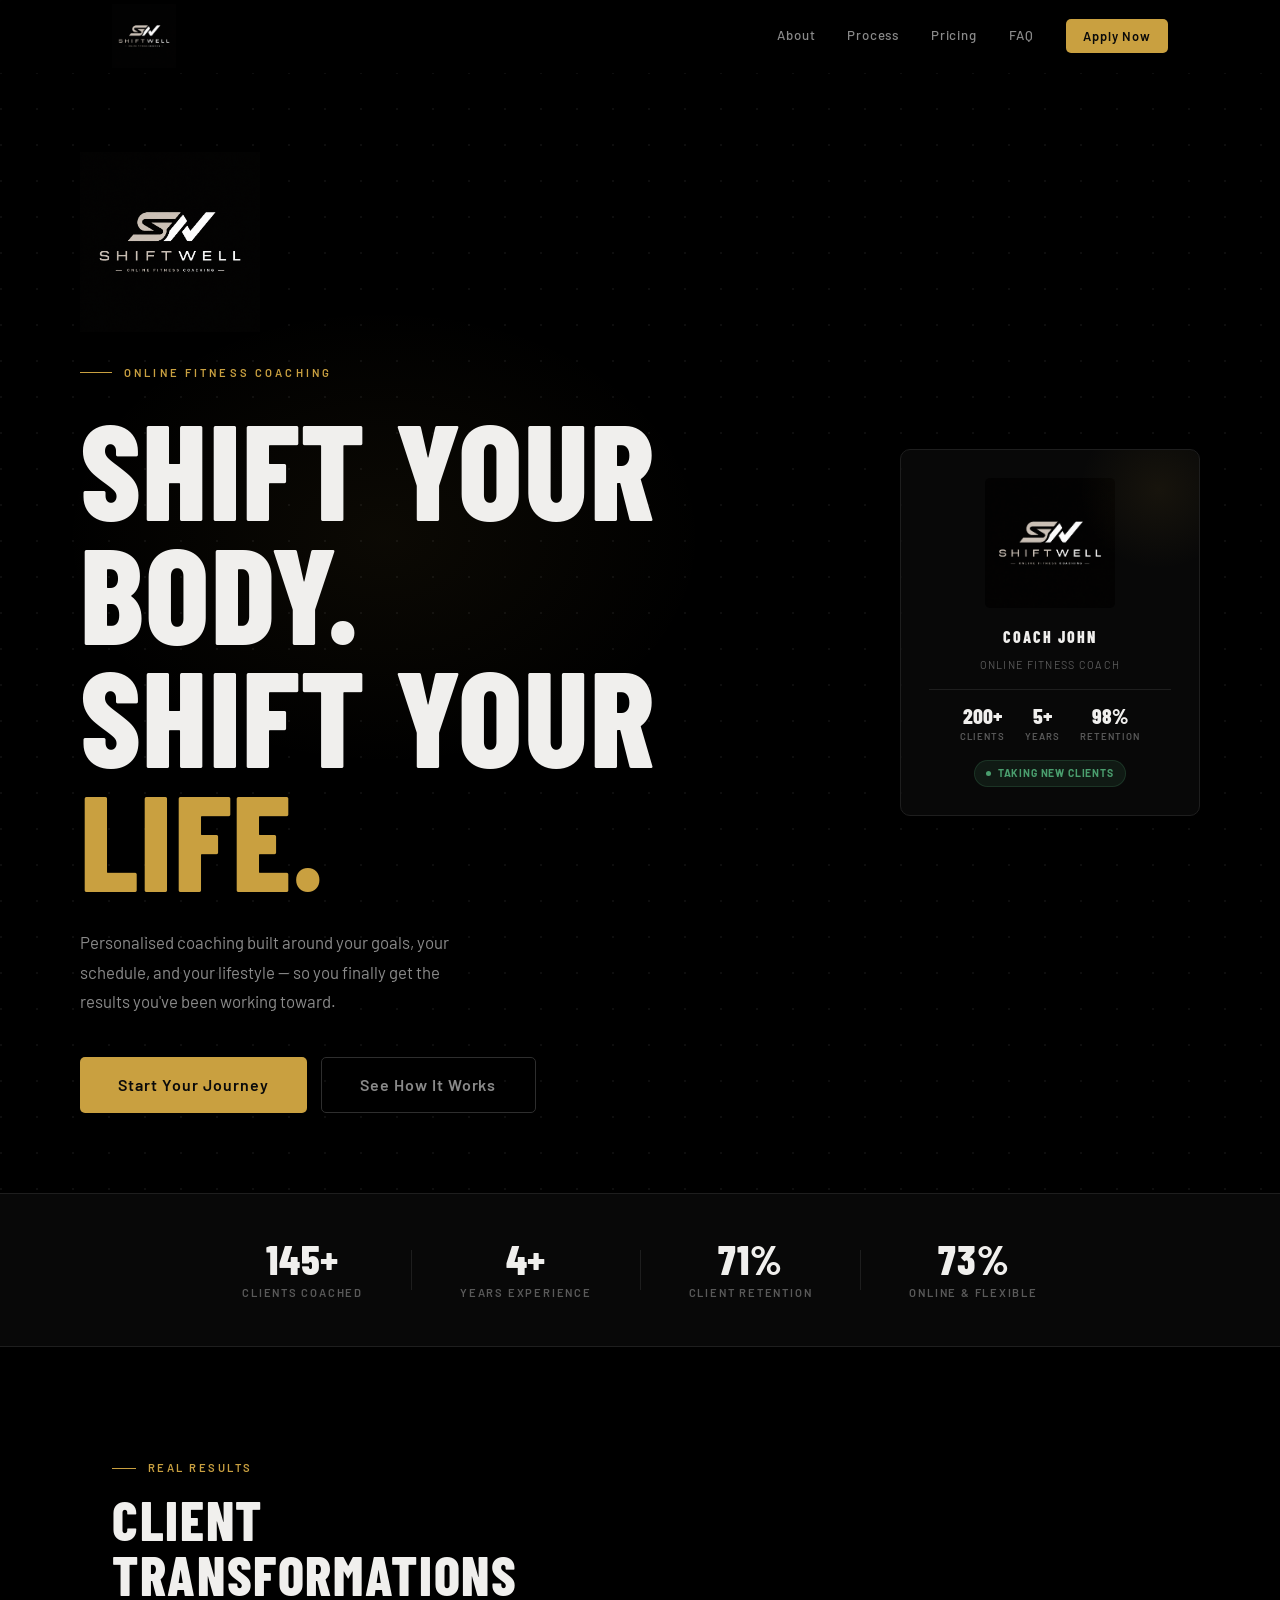
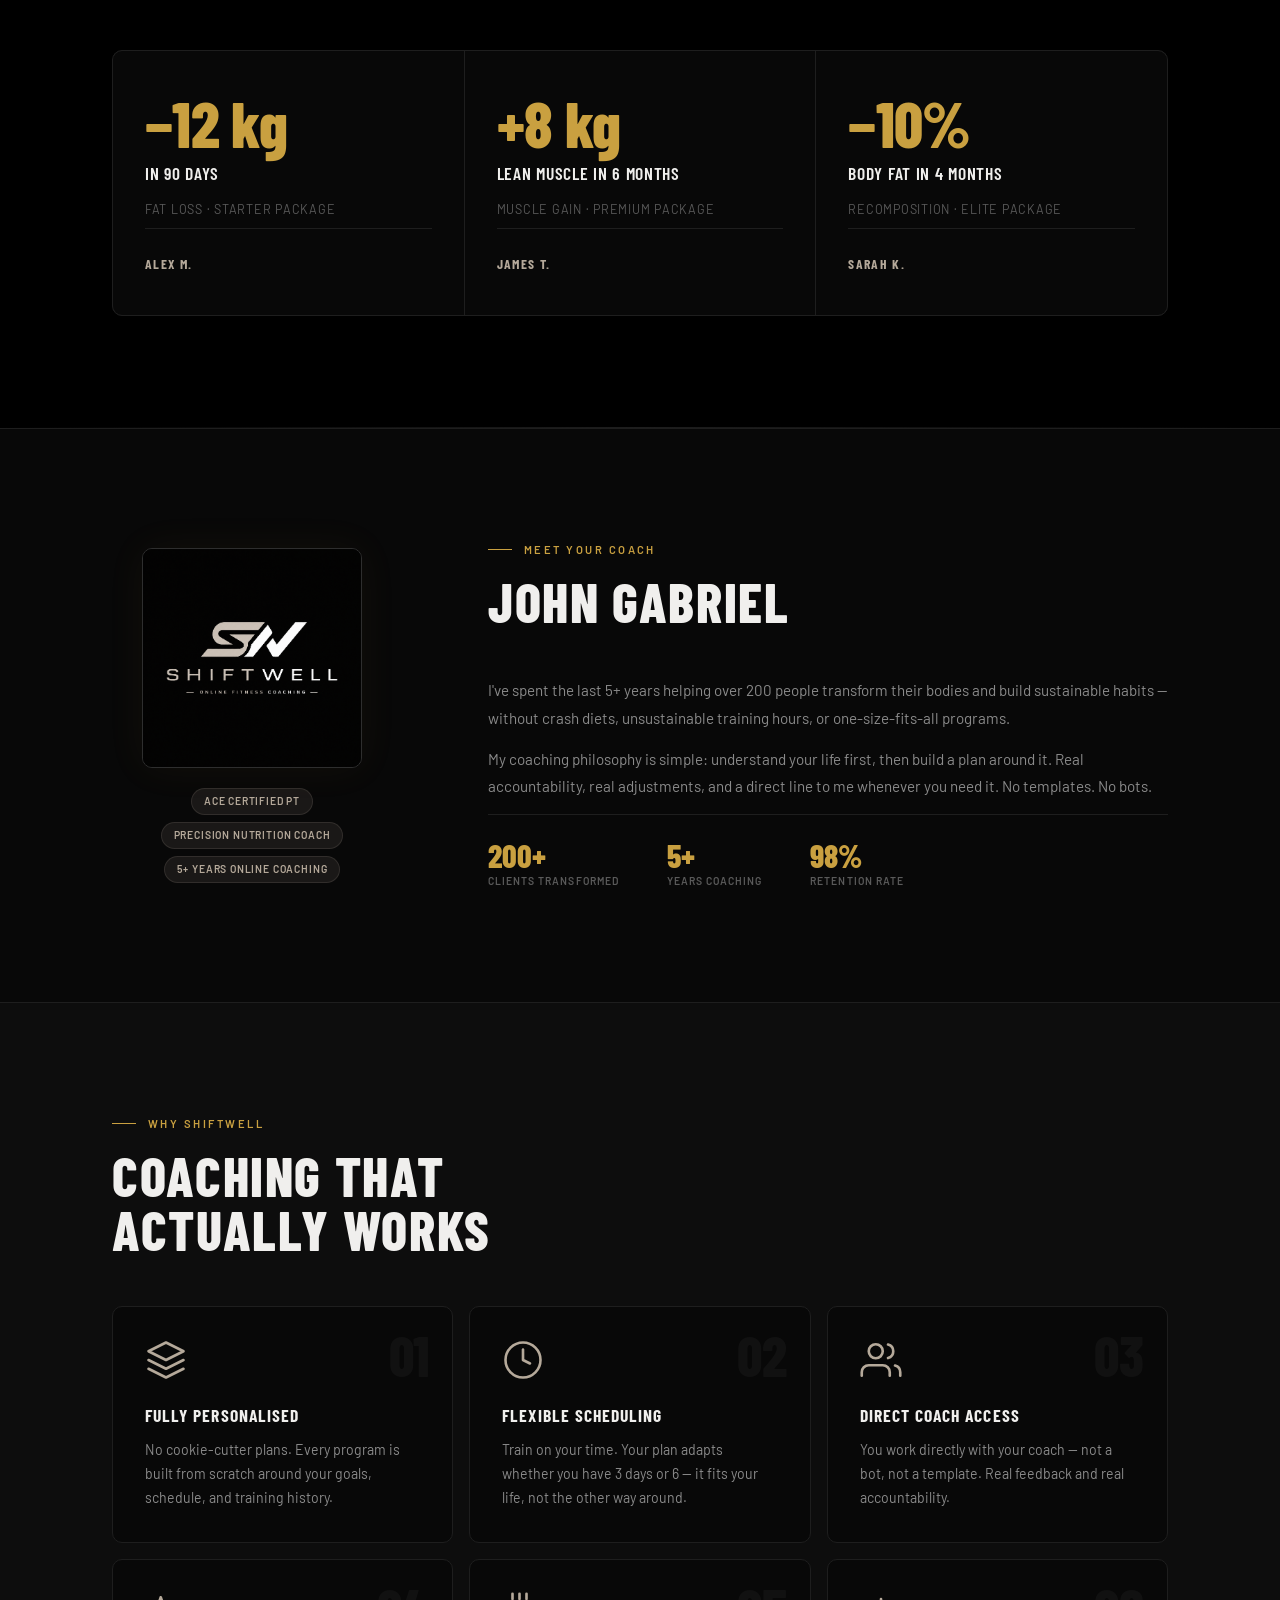
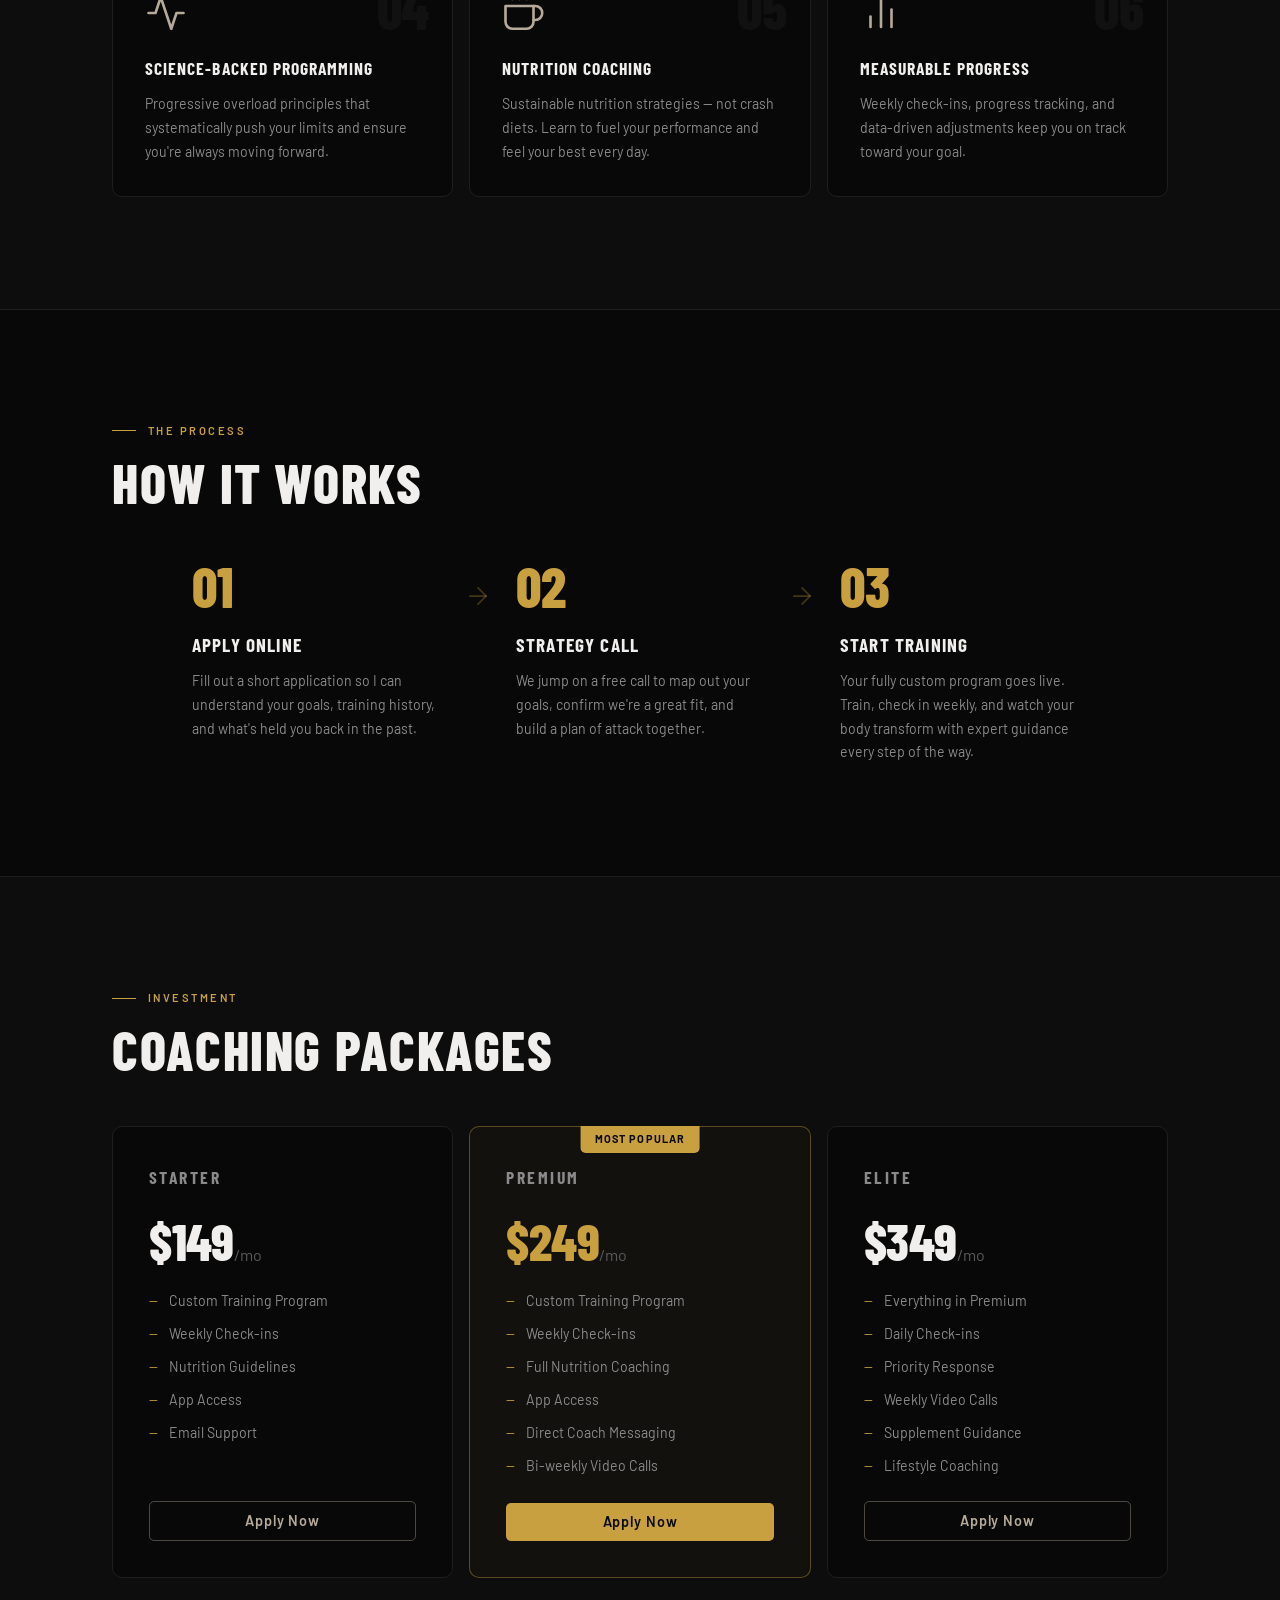
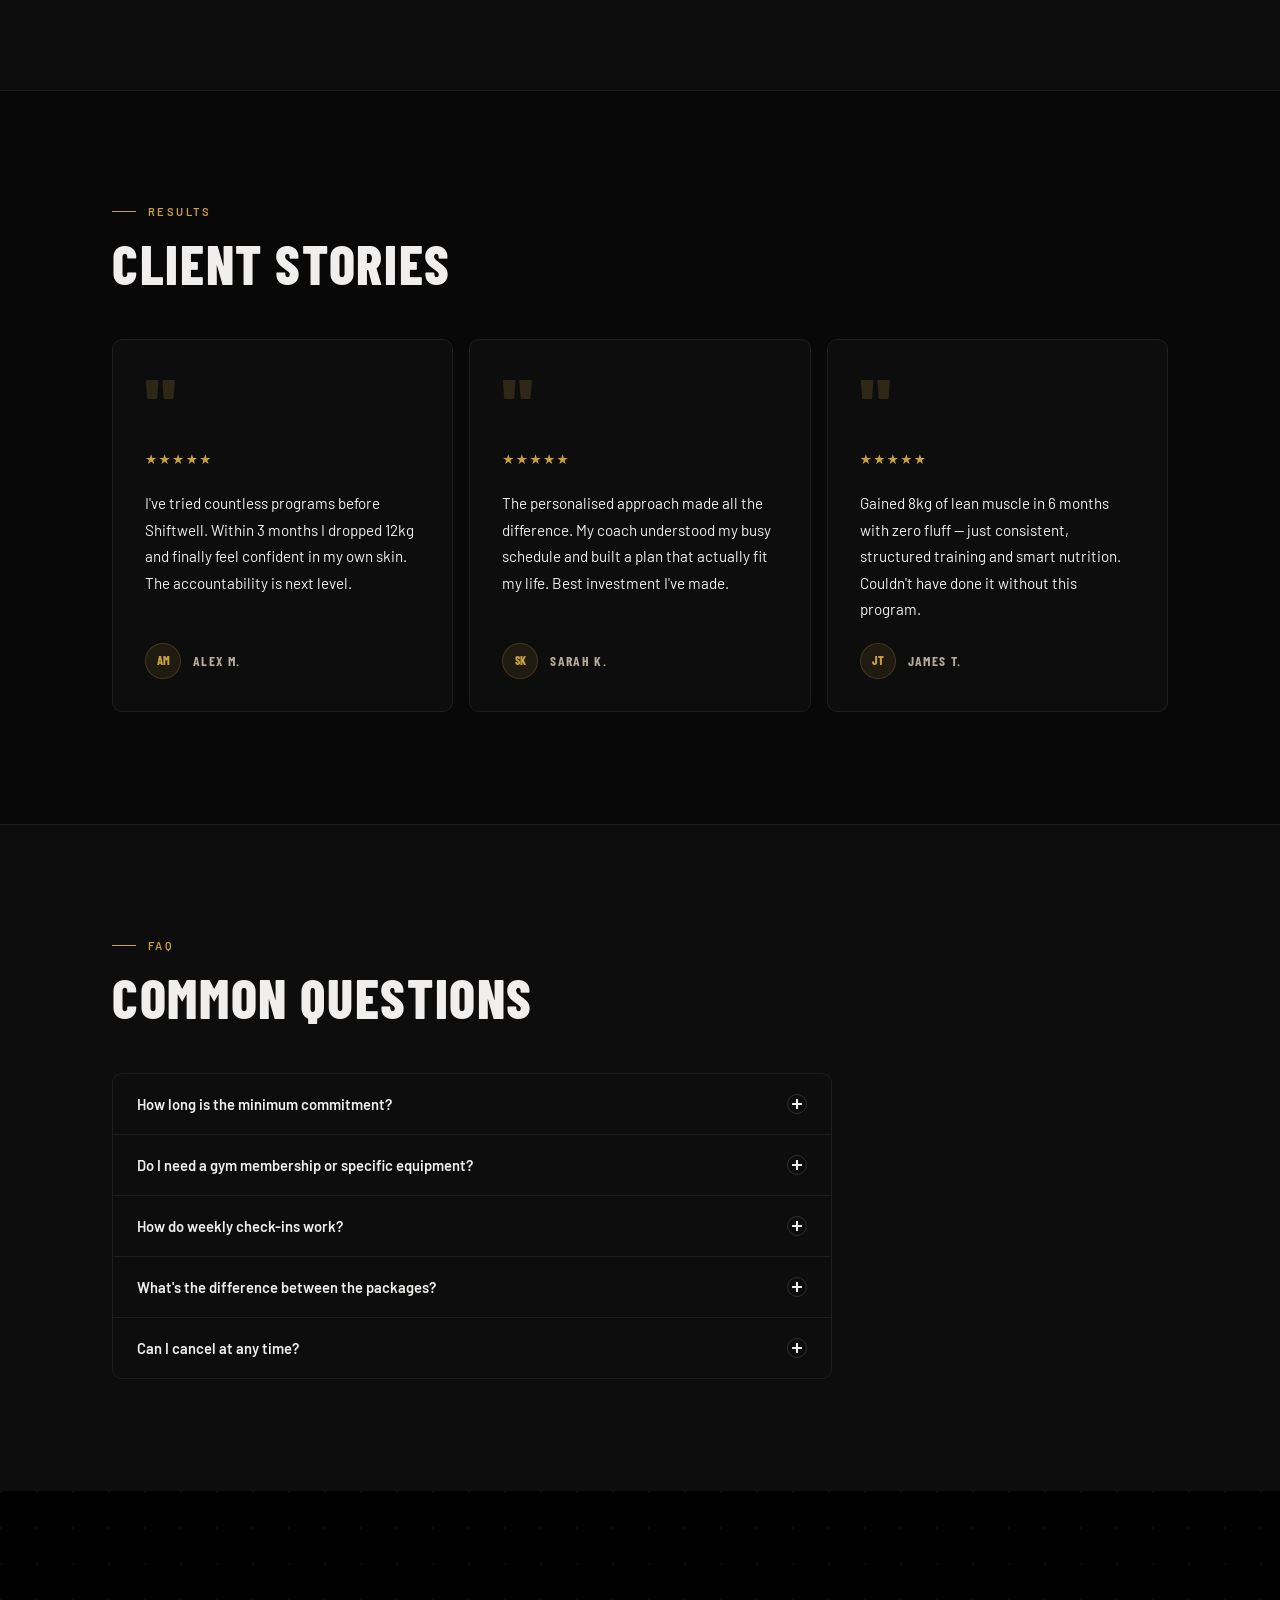
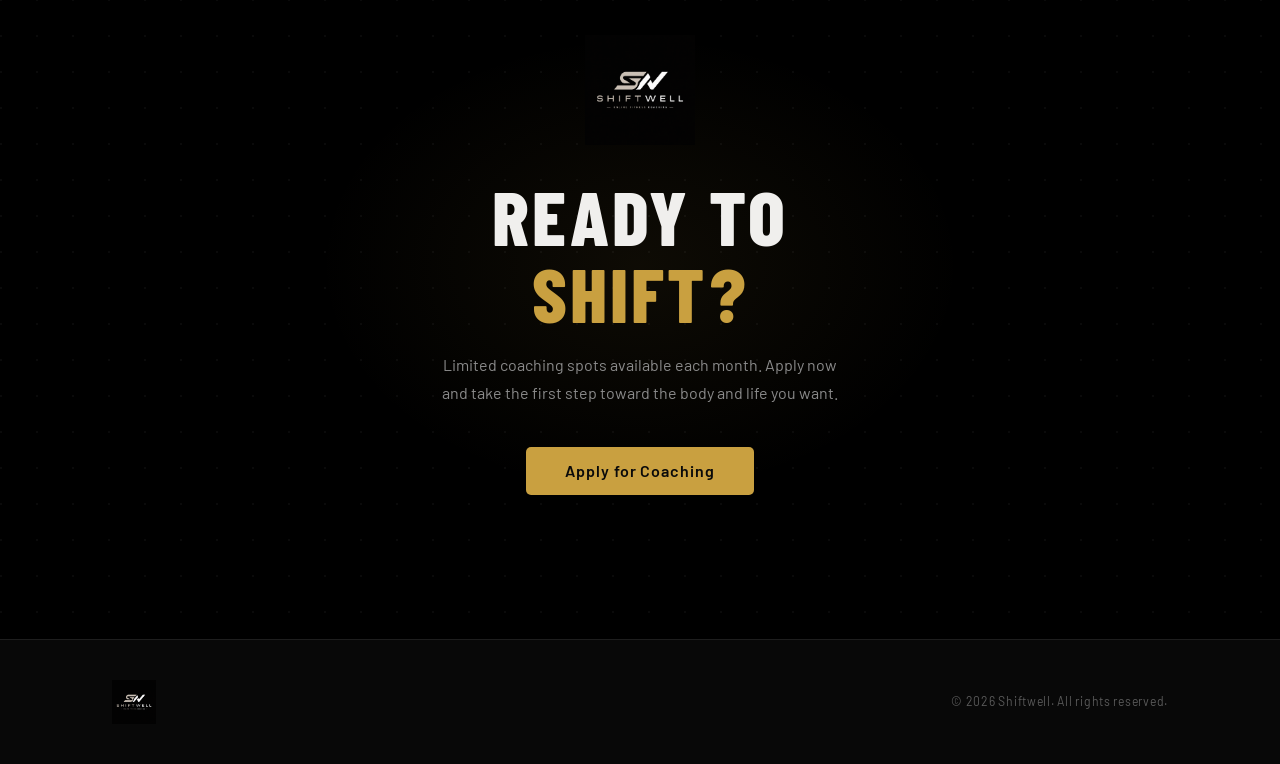
<file: index.html>
<!DOCTYPE html>
<html lang="en">
<head>
  <meta charset="UTF-8" />
  <meta name="viewport" content="width=device-width, initial-scale=1.0" />
  <title>Shiftwell — Online Fitness Coaching</title>
  <link rel="preconnect" href="https://fonts.googleapis.com" />
  <link rel="preconnect" href="https://fonts.gstatic.com" crossorigin />
  <link href="https://fonts.googleapis.com/css2?family=Barlow+Condensed:ital,wght@0,500;0,600;0,700;0,800;1,700;1,800&family=Barlow:wght@300;400;500;600&display=swap" rel="stylesheet" />
  <link rel="stylesheet" href="style.css" />
</head>
<body>

  <!-- NAV -->
  <header class="nav">
    <div class="nav-inner">
      <a href="#" class="nav-logo" aria-label="Shiftwell home">
        <img src="./logo.png" alt="Shiftwell" class="logo-img"
          onerror="this.style.display='none';document.querySelector('.logo-text').style.display='block'" />
        <span class="logo-text" style="display:none">SHIFTWELL</span>
      </a>
      <nav class="nav-links" aria-label="Site navigation">
        <a href="#about-coach">About</a>
        <a href="#process">Process</a>
        <a href="#pricing">Pricing</a>
        <a href="#faq">FAQ</a>
        <a href="#apply" class="btn btn-sm btn-primary" id="navApplyBtn">Apply Now</a>
      </nav>
      <button class="nav-toggle" id="navToggle" aria-label="Open menu" aria-expanded="false">
        <svg viewBox="0 0 24 24" fill="none" stroke="currentColor" stroke-width="2" stroke-linecap="round">
          <line x1="3" y1="6" x2="21" y2="6"/>
          <line x1="3" y1="12" x2="21" y2="12"/>
          <line x1="3" y1="18" x2="21" y2="18"/>
        </svg>
      </button>
    </div>
    <div class="nav-mobile" id="navMobile">
      <a href="#about-coach" onclick="closeMobileNav()">About</a>
      <a href="#process" onclick="closeMobileNav()">Process</a>
      <a href="#pricing" onclick="closeMobileNav()">Pricing</a>
      <a href="#faq" onclick="closeMobileNav()">FAQ</a>
      <a href="#apply" class="btn btn-sm btn-primary" id="mobileApplyBtn" onclick="closeMobileNav()">Apply Now</a>
    </div>
  </header>

  <!-- HERO -->
  <section class="hero">
    <div class="hero-inner">
      <div class="hero-text">
        <img src="./logo.png" alt="Shiftwell" class="hero-logo" />
        <div class="hero-eyebrow">Online Fitness Coaching</div>
        <h1 class="hero-headline">
          SHIFT YOUR<br>BODY.<br>SHIFT YOUR<br><span class="accent">LIFE.</span>
        </h1>
        <p class="hero-sub">
          Personalised coaching built around your goals, your schedule, and your lifestyle — so you finally get the results you've been working toward.
        </p>
        <div class="hero-cta">
          <button class="btn btn-primary btn-lg open-modal">Start Your Journey</button>
          <a href="#process" class="btn btn-ghost btn-lg">See How It Works</a>
        </div>
      </div>
      <div class="hero-visual" aria-hidden="true">
        <div class="coach-preview">
          <img src="./logo.png" alt="Shiftwell" class="coach-preview-logo" />
          <div class="coach-preview-name">Coach John</div>
          <div class="coach-preview-title">Online Fitness Coach</div>
          <div class="coach-preview-stats">
            <div class="cp-stat"><span class="cp-num">200+</span><span class="cp-lbl">Clients</span></div>
            <div class="cp-stat"><span class="cp-num">5+</span><span class="cp-lbl">Years</span></div>
            <div class="cp-stat"><span class="cp-num">98%</span><span class="cp-lbl">Retention</span></div>
          </div>
          <div class="coach-taking-badge">Taking new clients</div>
        </div>
      </div>
    </div>
  </section>

  <!-- STATS BAR -->
  <div class="stats-bar">
    <div class="container">
      <div class="stats-grid">
        <div class="stat" data-reveal>
          <span class="stat-num">200+</span>
          <span class="stat-label">Clients Coached</span>
        </div>
        <div class="stat-divider"></div>
        <div class="stat" data-reveal data-delay="100">
          <span class="stat-num">5+</span>
          <span class="stat-label">Years Experience</span>
        </div>
        <div class="stat-divider"></div>
        <div class="stat" data-reveal data-delay="200">
          <span class="stat-num">98%</span>
          <span class="stat-label">Client Retention</span>
        </div>
        <div class="stat-divider"></div>
        <div class="stat" data-reveal data-delay="300">
          <span class="stat-num">100%</span>
          <span class="stat-label">Online &amp; Flexible</span>
        </div>
      </div>
    </div>
  </div>

  <!-- RESULTS / TRANSFORMATION -->
  <section class="results" id="results">
    <div class="container">
      <div class="section-eyebrow" data-reveal>Real Results</div>
      <h2 class="section-title" data-reveal data-delay="100">CLIENT<br>TRANSFORMATIONS</h2>
      <div class="results-grid">
        <div class="result-card" data-reveal>
          <div class="result-metric">−12 kg</div>
          <div class="result-period">in 90 days</div>
          <div class="result-detail">Fat loss · Starter package</div>
          <div class="result-client">Alex M.</div>
        </div>
        <div class="result-card" data-reveal data-delay="100">
          <div class="result-metric">+8 kg</div>
          <div class="result-period">lean muscle in 6 months</div>
          <div class="result-detail">Muscle gain · Premium package</div>
          <div class="result-client">James T.</div>
        </div>
        <div class="result-card" data-reveal data-delay="200">
          <div class="result-metric">−10%</div>
          <div class="result-period">body fat in 4 months</div>
          <div class="result-detail">Recomposition · Elite package</div>
          <div class="result-client">Sarah K.</div>
        </div>
      </div>
    </div>
  </section>

  <!-- ABOUT COACH -->
  <section class="about-coach" id="about-coach">
    <div class="container">
      <div class="about-grid">
        <div class="about-visual" data-reveal>
          <img src="./logo.png" alt="Shiftwell" class="about-logo-img" style="opacity:1" />
          <div class="about-badge-stack">
            <div class="about-badge">ACE Certified PT</div>
            <div class="about-badge">Precision Nutrition Coach</div>
            <div class="about-badge">5+ Years Online Coaching</div>
          </div>
        </div>
        <div class="about-content">
          <div class="section-eyebrow" data-reveal>Meet Your Coach</div>
          <h2 class="section-title" data-reveal data-delay="100">JOHN GABRIEL</h2>
          <p class="about-bio" data-reveal data-delay="200">
            I've spent the last 5+ years helping over 200 people transform their bodies and build sustainable habits — without crash diets, unsustainable training hours, or one-size-fits-all programs.
          </p>
          <p class="about-bio" data-reveal data-delay="300">
            My coaching philosophy is simple: understand your life first, then build a plan around it. Real accountability, real adjustments, and a direct line to me whenever you need it. No templates. No bots.
          </p>
          <div class="about-creds" data-reveal data-delay="400">
            <div class="about-cred"><span class="about-cred-num">200+</span><span class="about-cred-lbl">Clients Transformed</span></div>
            <div class="about-cred"><span class="about-cred-num">5+</span><span class="about-cred-lbl">Years Coaching</span></div>
            <div class="about-cred"><span class="about-cred-num">98%</span><span class="about-cred-lbl">Retention Rate</span></div>
          </div>
        </div>
      </div>
    </div>
  </section>

  <!-- FEATURES -->
  <section class="features" id="features">
    <div class="container">
      <div class="section-eyebrow" data-reveal>Why Shiftwell</div>
      <h2 class="section-title" data-reveal data-delay="100">COACHING THAT<br>ACTUALLY WORKS</h2>
      <div class="features-grid">

        <div class="feature-card" data-reveal>
          <span class="feature-card-num">01</span>
          <div class="feature-icon">
            <svg viewBox="0 0 24 24" fill="none" stroke="currentColor" stroke-width="1.5" stroke-linecap="round" stroke-linejoin="round" aria-hidden="true"><path d="M12 2L2 7l10 5 10-5-10-5z"/><path d="M2 17l10 5 10-5"/><path d="M2 12l10 5 10-5"/></svg>
          </div>
          <h3>Fully Personalised</h3>
          <p>No cookie-cutter plans. Every program is built from scratch around your goals, schedule, and training history.</p>
        </div>

        <div class="feature-card" data-reveal data-delay="100">
          <span class="feature-card-num">02</span>
          <div class="feature-icon">
            <svg viewBox="0 0 24 24" fill="none" stroke="currentColor" stroke-width="1.5" stroke-linecap="round" stroke-linejoin="round" aria-hidden="true"><circle cx="12" cy="12" r="10"/><polyline points="12 6 12 12 16 14"/></svg>
          </div>
          <h3>Flexible Scheduling</h3>
          <p>Train on your time. Your plan adapts whether you have 3 days or 6 — it fits your life, not the other way around.</p>
        </div>

        <div class="feature-card" data-reveal data-delay="200">
          <span class="feature-card-num">03</span>
          <div class="feature-icon">
            <svg viewBox="0 0 24 24" fill="none" stroke="currentColor" stroke-width="1.5" stroke-linecap="round" stroke-linejoin="round" aria-hidden="true"><path d="M17 21v-2a4 4 0 0 0-4-4H5a4 4 0 0 0-4 4v2"/><circle cx="9" cy="7" r="4"/><path d="M23 21v-2a4 4 0 0 0-3-3.87"/><path d="M16 3.13a4 4 0 0 1 0 7.75"/></svg>
          </div>
          <h3>Direct Coach Access</h3>
          <p>You work directly with your coach — not a bot, not a template. Real feedback and real accountability.</p>
        </div>

        <div class="feature-card" data-reveal data-delay="100">
          <span class="feature-card-num">04</span>
          <div class="feature-icon">
            <svg viewBox="0 0 24 24" fill="none" stroke="currentColor" stroke-width="1.5" stroke-linecap="round" stroke-linejoin="round" aria-hidden="true"><polyline points="22 12 18 12 15 21 9 3 6 12 2 12"/></svg>
          </div>
          <h3>Science-Backed Programming</h3>
          <p>Progressive overload principles that systematically push your limits and ensure you're always moving forward.</p>
        </div>

        <div class="feature-card" data-reveal data-delay="200">
          <span class="feature-card-num">05</span>
          <div class="feature-icon">
            <svg viewBox="0 0 24 24" fill="none" stroke="currentColor" stroke-width="1.5" stroke-linecap="round" stroke-linejoin="round" aria-hidden="true"><path d="M18 8h1a4 4 0 0 1 0 8h-1"/><path d="M2 8h16v9a4 4 0 0 1-4 4H6a4 4 0 0 1-4-4V8z"/><line x1="6" y1="1" x2="6" y2="4"/><line x1="10" y1="1" x2="10" y2="4"/><line x1="14" y1="1" x2="14" y2="4"/></svg>
          </div>
          <h3>Nutrition Coaching</h3>
          <p>Sustainable nutrition strategies — not crash diets. Learn to fuel your performance and feel your best every day.</p>
        </div>

        <div class="feature-card" data-reveal data-delay="300">
          <span class="feature-card-num">06</span>
          <div class="feature-icon">
            <svg viewBox="0 0 24 24" fill="none" stroke="currentColor" stroke-width="1.5" stroke-linecap="round" stroke-linejoin="round" aria-hidden="true"><line x1="18" y1="20" x2="18" y2="10"/><line x1="12" y1="20" x2="12" y2="4"/><line x1="6" y1="20" x2="6" y2="14"/></svg>
          </div>
          <h3>Measurable Progress</h3>
          <p>Weekly check-ins, progress tracking, and data-driven adjustments keep you on track toward your goal.</p>
        </div>

      </div>
    </div>
  </section>

  <!-- HOW IT WORKS -->
  <section class="process" id="process">
    <div class="container">
      <div class="section-eyebrow" data-reveal>The Process</div>
      <h2 class="section-title" data-reveal data-delay="100">HOW IT WORKS</h2>
      <div class="steps">
        <div class="step" data-reveal>
          <div class="step-num">01</div>
          <div class="step-content">
            <h3>Apply Online</h3>
            <p>Fill out a short application so I can understand your goals, training history, and what's held you back in the past.</p>
          </div>
        </div>
        <div class="step-arrow" aria-hidden="true">
          <svg viewBox="0 0 24 24" fill="none" stroke="currentColor" stroke-width="1.5" stroke-linecap="round" stroke-linejoin="round"><line x1="5" y1="12" x2="19" y2="12"/><polyline points="12 5 19 12 12 19"/></svg>
        </div>
        <div class="step" data-reveal data-delay="150">
          <div class="step-num">02</div>
          <div class="step-content">
            <h3>Strategy Call</h3>
            <p>We jump on a free call to map out your goals, confirm we're a great fit, and build a plan of attack together.</p>
          </div>
        </div>
        <div class="step-arrow" aria-hidden="true">
          <svg viewBox="0 0 24 24" fill="none" stroke="currentColor" stroke-width="1.5" stroke-linecap="round" stroke-linejoin="round"><line x1="5" y1="12" x2="19" y2="12"/><polyline points="12 5 19 12 12 19"/></svg>
        </div>
        <div class="step" data-reveal data-delay="300">
          <div class="step-num">03</div>
          <div class="step-content">
            <h3>Start Training</h3>
            <p>Your fully custom program goes live. Train, check in weekly, and watch your body transform with expert guidance every step of the way.</p>
          </div>
        </div>
      </div>
    </div>
  </section>

  <!-- PRICING -->
  <section class="pricing" id="pricing">
    <div class="container">
      <div class="section-eyebrow" data-reveal>Investment</div>
      <h2 class="section-title" data-reveal data-delay="100">COACHING PACKAGES</h2>
      <div class="pricing-grid">
        <div class="pricing-card" data-reveal>
          <div class="pricing-tier">Starter</div>
          <div class="pricing-price">$<span class="price-amount">149</span><span class="price-period">/mo</span></div>
          <ul class="pricing-list">
            <li>Custom Training Program</li>
            <li>Weekly Check-ins</li>
            <li>Nutrition Guidelines</li>
            <li>App Access</li>
            <li>Email Support</li>
          </ul>
          <button class="btn btn-outline open-modal">Apply Now</button>
        </div>
        <div class="pricing-card pricing-featured" data-reveal data-delay="100">
          <div class="pricing-badge">Most Popular</div>
          <div class="pricing-tier">Premium</div>
          <div class="pricing-price">$<span class="price-amount">249</span><span class="price-period">/mo</span></div>
          <ul class="pricing-list">
            <li>Custom Training Program</li>
            <li>Weekly Check-ins</li>
            <li>Full Nutrition Coaching</li>
            <li>App Access</li>
            <li>Direct Coach Messaging</li>
            <li>Bi-weekly Video Calls</li>
          </ul>
          <button class="btn btn-primary open-modal">Apply Now</button>
        </div>
        <div class="pricing-card" data-reveal data-delay="200">
          <div class="pricing-tier">Elite</div>
          <div class="pricing-price">$<span class="price-amount">349</span><span class="price-period">/mo</span></div>
          <ul class="pricing-list">
            <li>Everything in Premium</li>
            <li>Daily Check-ins</li>
            <li>Priority Response</li>
            <li>Weekly Video Calls</li>
            <li>Supplement Guidance</li>
            <li>Lifestyle Coaching</li>
          </ul>
          <button class="btn btn-outline open-modal">Apply Now</button>
        </div>
      </div>
    </div>
  </section>

  <!-- TESTIMONIALS -->
  <section class="testimonials">
    <div class="container">
      <div class="section-eyebrow" data-reveal>Results</div>
      <h2 class="section-title" data-reveal data-delay="100">CLIENT STORIES</h2>
      <div class="testimonials-grid">

        <div class="testimonial" data-reveal>
          <div class="testimonial-quote-mark">"</div>
          <div class="testimonial-stars" aria-label="5 stars">★★★★★</div>
          <p>I've tried countless programs before Shiftwell. Within 3 months I dropped 12kg and finally feel confident in my own skin. The accountability is next level.</p>
          <div class="testimonial-header">
            <div class="testimonial-avatar">AM</div>
            <div class="testimonial-author">Alex M.</div>
          </div>
        </div>

        <div class="testimonial" data-reveal data-delay="100">
          <div class="testimonial-quote-mark">"</div>
          <div class="testimonial-stars" aria-label="5 stars">★★★★★</div>
          <p>The personalised approach made all the difference. My coach understood my busy schedule and built a plan that actually fit my life. Best investment I've made.</p>
          <div class="testimonial-header">
            <div class="testimonial-avatar">SK</div>
            <div class="testimonial-author">Sarah K.</div>
          </div>
        </div>

        <div class="testimonial" data-reveal data-delay="200">
          <div class="testimonial-quote-mark">"</div>
          <div class="testimonial-stars" aria-label="5 stars">★★★★★</div>
          <p>Gained 8kg of lean muscle in 6 months with zero fluff — just consistent, structured training and smart nutrition. Couldn't have done it without this program.</p>
          <div class="testimonial-header">
            <div class="testimonial-avatar">JT</div>
            <div class="testimonial-author">James T.</div>
          </div>
        </div>

      </div>
    </div>
  </section>

  <!-- FAQ -->
  <section class="faq" id="faq">
    <div class="container">
      <div class="section-eyebrow" data-reveal>FAQ</div>
      <h2 class="section-title" data-reveal data-delay="100">COMMON QUESTIONS</h2>
      <div class="faq-list" data-reveal data-delay="200">
        <div class="faq-item">
          <button class="faq-q" aria-expanded="false">
            How long is the minimum commitment?
            <span class="faq-icon"><svg viewBox="0 0 12 12" aria-hidden="true"><line x1="6" y1="1" x2="6" y2="11"/><line x1="1" y1="6" x2="11" y2="6"/></svg></span>
          </button>
          <div class="faq-a">There's no lock-in contract — coaching is month-to-month. That said, most clients see the best results after 3–6 months of consistent work, so I recommend committing to at least 3 months to give the program time to work.</div>
        </div>
        <div class="faq-item">
          <button class="faq-q" aria-expanded="false">
            Do I need a gym membership or specific equipment?
            <span class="faq-icon"><svg viewBox="0 0 12 12" aria-hidden="true"><line x1="6" y1="1" x2="6" y2="11"/><line x1="1" y1="6" x2="11" y2="6"/></svg></span>
          </button>
          <div class="faq-a">Not necessarily. Your program is built around whatever equipment you have access to — full gym, home gym, or just bodyweight. We'll make it work with what you've got.</div>
        </div>
        <div class="faq-item">
          <button class="faq-q" aria-expanded="false">
            How do weekly check-ins work?
            <span class="faq-icon"><svg viewBox="0 0 12 12" aria-hidden="true"><line x1="6" y1="1" x2="6" y2="11"/><line x1="1" y1="6" x2="11" y2="6"/></svg></span>
          </button>
          <div class="faq-a">Each week you'll submit a short check-in covering your training, nutrition, sleep, and how you're feeling. I review every check-in personally and adjust your program if needed. You'll hear back from me within 24 hours.</div>
        </div>
        <div class="faq-item">
          <button class="faq-q" aria-expanded="false">
            What's the difference between the packages?
            <span class="faq-icon"><svg viewBox="0 0 12 12" aria-hidden="true"><line x1="6" y1="1" x2="6" y2="11"/><line x1="1" y1="6" x2="11" y2="6"/></svg></span>
          </button>
          <div class="faq-a">Starter gives you a solid foundation with weekly check-ins and email support. Premium adds direct messaging and bi-weekly video calls. Elite is full-access with daily check-ins, priority response, and weekly calls — best for maximum accountability.</div>
        </div>
        <div class="faq-item">
          <button class="faq-q" aria-expanded="false">
            Can I cancel at any time?
            <span class="faq-icon"><svg viewBox="0 0 12 12" aria-hidden="true"><line x1="6" y1="1" x2="6" y2="11"/><line x1="1" y1="6" x2="11" y2="6"/></svg></span>
          </button>
          <div class="faq-a">Yes. Cancel any time with 7 days' notice before your next billing date. No questions asked, no penalties. I want you here because the coaching is working for you, not because you're locked in.</div>
        </div>
      </div>
    </div>
  </section>

  <!-- FINAL CTA -->
  <section class="cta-section" id="apply">
    <div class="container">
      <div class="cta-inner" data-reveal>
        <img src="./logo.png" alt="Shiftwell" class="cta-logo"
          onerror="this.style.display='none'" />
        <h2 class="cta-title">READY TO<br><span class="accent">SHIFT?</span></h2>
        <p class="cta-sub">Limited coaching spots available each month. Apply now and take the first step toward the body and life you want.</p>
        <button class="btn btn-primary btn-lg open-modal">Apply for Coaching</button>
      </div>
    </div>
  </section>

  <!-- FOOTER -->
  <footer class="footer">
    <div class="container">
      <div class="footer-inner">
        <img src="./logo.png" alt="Shiftwell" class="footer-logo"
          onerror="this.style.display='none';this.nextElementSibling.style.display='block'" />
        <span class="footer-logo-text" style="display:none">SHIFTWELL</span>
        <p class="footer-copy">&copy; 2026 Shiftwell. All rights reserved.</p>
      </div>
    </div>
  </footer>

  <!-- APPLY MODAL -->
  <div class="modal-overlay" id="applyModal" role="dialog" aria-modal="true" aria-labelledby="modalTitle">
    <div class="modal-card">
      <button class="modal-close" id="modalClose" aria-label="Close">&#x2715;</button>
      <div id="applyForm">
        <div class="modal-title" id="modalTitle">Apply for Coaching</div>
        <p class="modal-sub">Fill in your details and I'll be in touch within 24 hours to set up your free strategy call.</p>
        <div class="form-row">
          <div class="form-group">
            <label for="applyName">Full Name</label>
            <input id="applyName" type="text" placeholder="Your name" required />
          </div>
          <div class="form-group">
            <label for="applyEmail">Email</label>
            <input id="applyEmail" type="email" placeholder="your@email.com" required />
          </div>
        </div>
        <div class="form-group">
          <label for="applyGoal">Primary Goal</label>
          <select id="applyGoal">
            <option value="">Select your goal</option>
            <option>Fat loss</option>
            <option>Muscle gain</option>
            <option>Body recomposition</option>
            <option>Athletic performance</option>
            <option>General health &amp; fitness</option>
          </select>
        </div>
        <div class="form-group">
          <label for="applyExp">Training Experience</label>
          <select id="applyExp">
            <option value="">Select experience level</option>
            <option>Beginner (0–1 years)</option>
            <option>Intermediate (1–3 years)</option>
            <option>Advanced (3+ years)</option>
          </select>
        </div>
        <div class="form-group">
          <label for="applyMsg">Tell me about your goals</label>
          <textarea id="applyMsg" rows="3" placeholder="What are you trying to achieve? What's held you back?"></textarea>
        </div>
        <button type="button" class="btn btn-primary btn-lg" id="submitApply" style="width:100%">Send Application</button>
      </div>
      <div class="form-success" id="formSuccess">
        <div class="success-icon">
          <svg viewBox="0 0 24 24" aria-hidden="true"><polyline points="20 6 9 17 4 12"/></svg>
        </div>
        <h3>Application Sent!</h3>
        <p>Thanks for reaching out. I'll review your application and get back to you within 24 hours to schedule your free strategy call.</p>
      </div>
    </div>
  </div>

  <script>
    // ── Mobile nav with ☰ / ✕ toggle ─────────────────────────────────
    const toggle   = document.getElementById('navToggle')
    const mobile   = document.getElementById('navMobile')
    const hamSVG   = `<svg viewBox="0 0 24 24" fill="none" stroke="currentColor" stroke-width="2" stroke-linecap="round"><line x1="3" y1="6" x2="21" y2="6"/><line x1="3" y1="12" x2="21" y2="12"/><line x1="3" y1="18" x2="21" y2="18"/></svg>`
    const closeSVG = `<svg viewBox="0 0 24 24" fill="none" stroke="currentColor" stroke-width="2" stroke-linecap="round"><line x1="18" y1="6" x2="6" y2="18"/><line x1="6" y1="6" x2="18" y2="18"/></svg>`

    toggle.addEventListener('click', () => {
      const open = mobile.classList.toggle('open')
      toggle.setAttribute('aria-expanded', open)
      toggle.innerHTML = open ? closeSVG : hamSVG
    })
    function closeMobileNav() {
      mobile.classList.remove('open')
      toggle.setAttribute('aria-expanded', false)
      toggle.innerHTML = hamSVG
    }

    // ── Sticky nav shadow ─────────────────────────────────────────────
    const nav = document.querySelector('.nav')
    window.addEventListener('scroll', () => nav.classList.toggle('scrolled', window.scrollY > 20), { passive: true })

    // ── Apply modal ───────────────────────────────────────────────────
    const modal      = document.getElementById('applyModal')
    const modalClose = document.getElementById('modalClose')
    const submitBtn  = document.getElementById('submitApply')
    const formSuccess = document.getElementById('formSuccess')
    const applyFormEl = document.getElementById('applyForm')

    function openModal()  { modal.classList.add('open'); document.body.style.overflow = 'hidden' }
    function closeModal() { modal.classList.remove('open'); document.body.style.overflow = '' }

    document.querySelectorAll('.open-modal').forEach(btn => btn.addEventListener('click', openModal))
    modalClose.addEventListener('click', closeModal)
    modal.addEventListener('click', e => { if (e.target === modal) closeModal() })
    document.addEventListener('keydown', e => { if (e.key === 'Escape') closeModal() })

    document.getElementById('navApplyBtn').addEventListener('click', e => { e.preventDefault(); openModal() })
    document.getElementById('mobileApplyBtn').addEventListener('click', e => { e.preventDefault(); closeMobileNav(); openModal() })

    submitBtn.addEventListener('click', () => {
      const name  = document.getElementById('applyName').value.trim()
      const email = document.getElementById('applyEmail').value.trim()
      if (!name || !email) { document.getElementById('applyName').focus(); return }
      const goal    = document.getElementById('applyGoal').value
      const exp     = document.getElementById('applyExp').value
      const msg     = document.getElementById('applyMsg').value.trim()
      const subject = encodeURIComponent('Shiftwell Coaching Application — ' + name)
      const body    = encodeURIComponent(`Name: ${name}\nEmail: ${email}\nGoal: ${goal}\nExperience: ${exp}\n\n${msg}`)
      window.location.href = `mailto:johnfrey.gabriel@gmail.com?subject=${subject}&body=${body}`
      applyFormEl.style.display = 'none'
      formSuccess.classList.add('show')
    })

    // ── FAQ accordion ─────────────────────────────────────────────────
    document.querySelectorAll('.faq-q').forEach(btn => {
      btn.addEventListener('click', () => {
        const expanded = btn.getAttribute('aria-expanded') === 'true'
        document.querySelectorAll('.faq-q').forEach(b => {
          b.setAttribute('aria-expanded', 'false')
          b.nextElementSibling.classList.remove('open')
        })
        if (!expanded) {
          btn.setAttribute('aria-expanded', 'true')
          btn.nextElementSibling.classList.add('open')
        }
      })
    })

    // ── Scroll reveal + counter + active nav ──────────────────────────
    ;(function() {
      const reduced   = window.matchMedia('(prefers-reduced-motion: reduce)').matches
      const revealEls = document.querySelectorAll('[data-reveal]')

      if (reduced) { revealEls.forEach(el => el.classList.add('revealed')); return }

      const revealObs = new IntersectionObserver((entries) => {
        entries.forEach(e => {
          if (e.isIntersecting) { e.target.classList.add('revealed'); revealObs.unobserve(e.target) }
        })
      }, { threshold: 0.08 })
      revealEls.forEach(el => revealObs.observe(el))

      function countUp(el, end, suffix, ms) {
        const t0 = performance.now()
        ;(function tick(now) {
          const p = Math.min((now - t0) / ms, 1)
          const ease = 1 - Math.pow(1 - p, 3)
          el.textContent = Math.round(ease * end) + suffix
          if (p < 1) requestAnimationFrame(tick)
        })(t0)
      }

      let statsRan = false
      const statsObs = new IntersectionObserver(([entry]) => {
        if (entry.isIntersecting && !statsRan) {
          statsRan = true
          setTimeout(() => {
            document.querySelectorAll('.stat-num').forEach(el => {
              const raw = el.textContent.trim()
              const num = parseFloat(raw)
              const suffix = raw.replace(/[\d.]/g, '')
              el.textContent = '0' + suffix
              countUp(el, num, suffix, 1200)
            })
          }, 650)
        }
      }, { threshold: 0.5 })
      statsObs.observe(document.querySelector('.stats-bar'))

      const sections = document.querySelectorAll('section[id]')
      const navAs    = document.querySelectorAll('.nav-links a:not(.btn)')
      const secObs   = new IntersectionObserver((entries) => {
        entries.forEach(e => {
          if (e.isIntersecting) {
            navAs.forEach(a => a.classList.remove('nav-active'))
            const a = document.querySelector(`.nav-links a[href="#${e.target.id}"]`)
            if (a) a.classList.add('nav-active')
          }
        })
      }, { rootMargin: '-35% 0px -55% 0px' })
      sections.forEach(s => secObs.observe(s))
    })()
  </script>
</body>
</html>
</file>
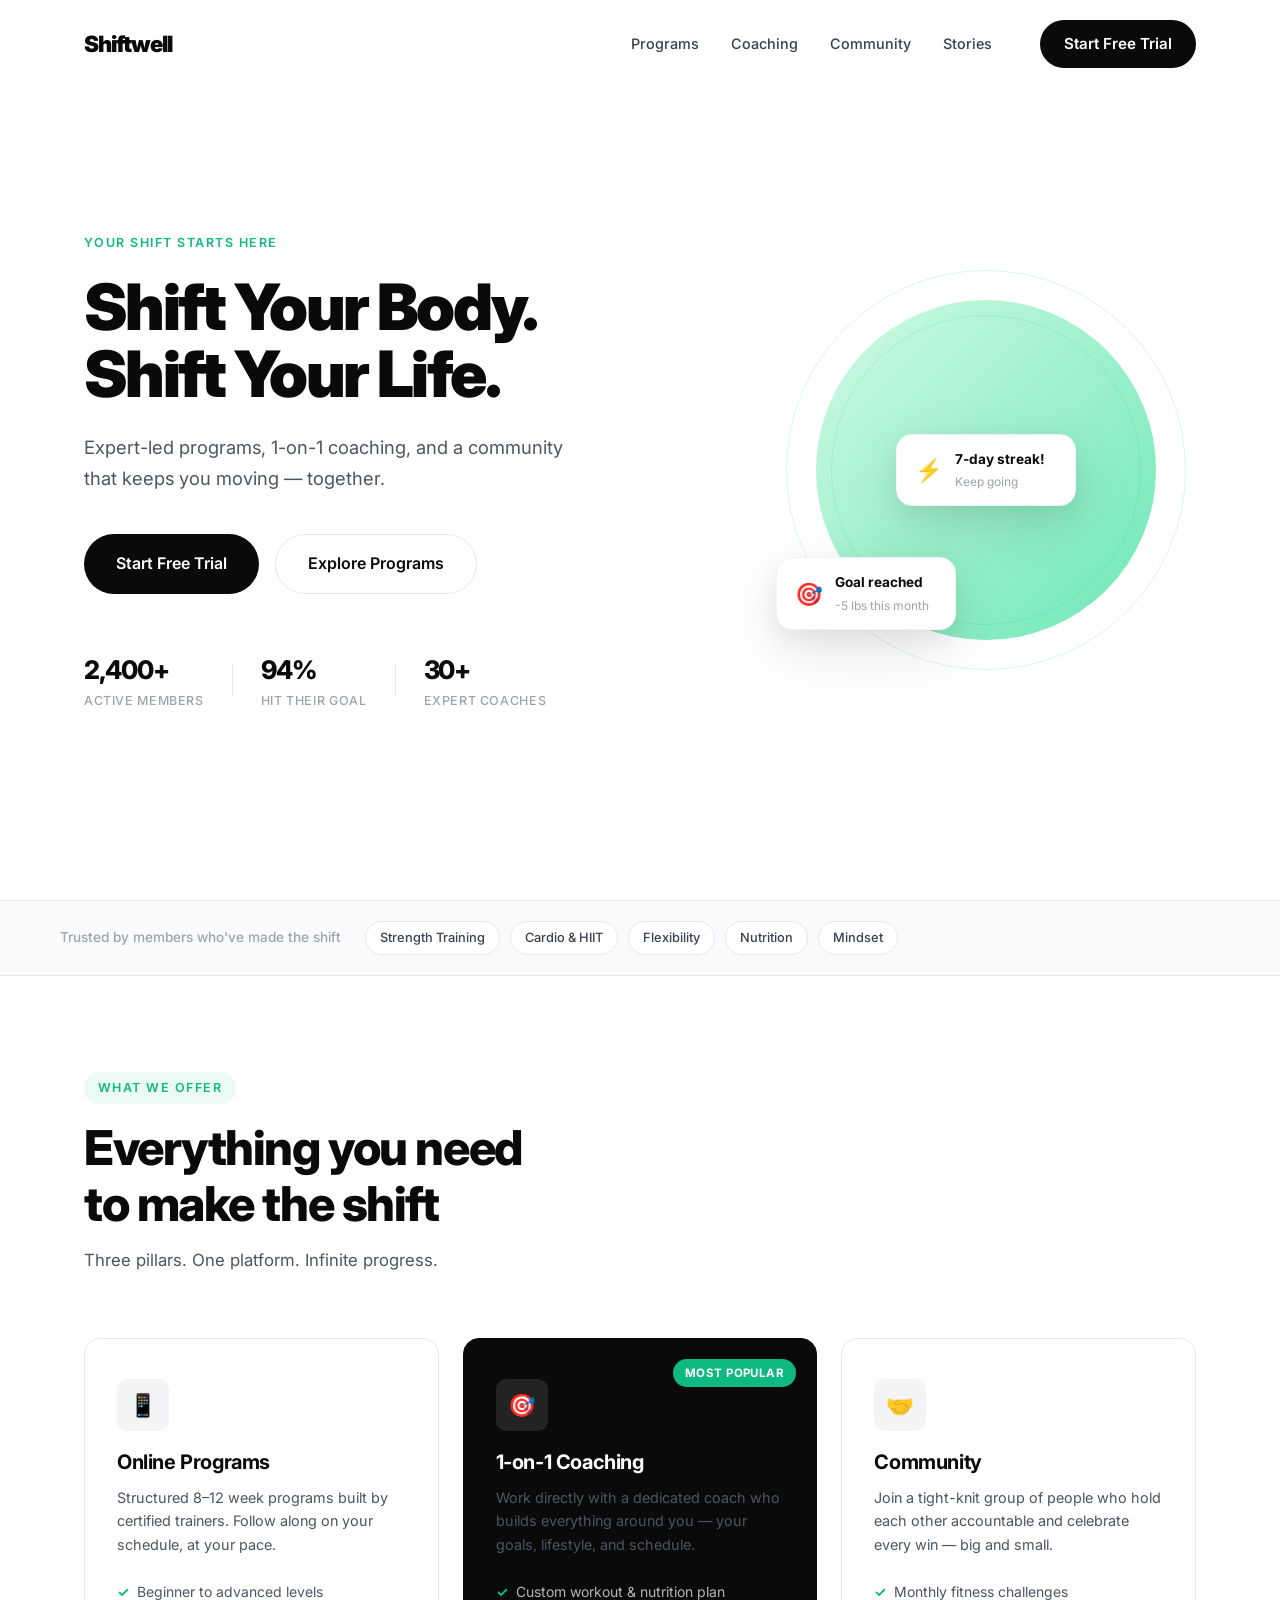
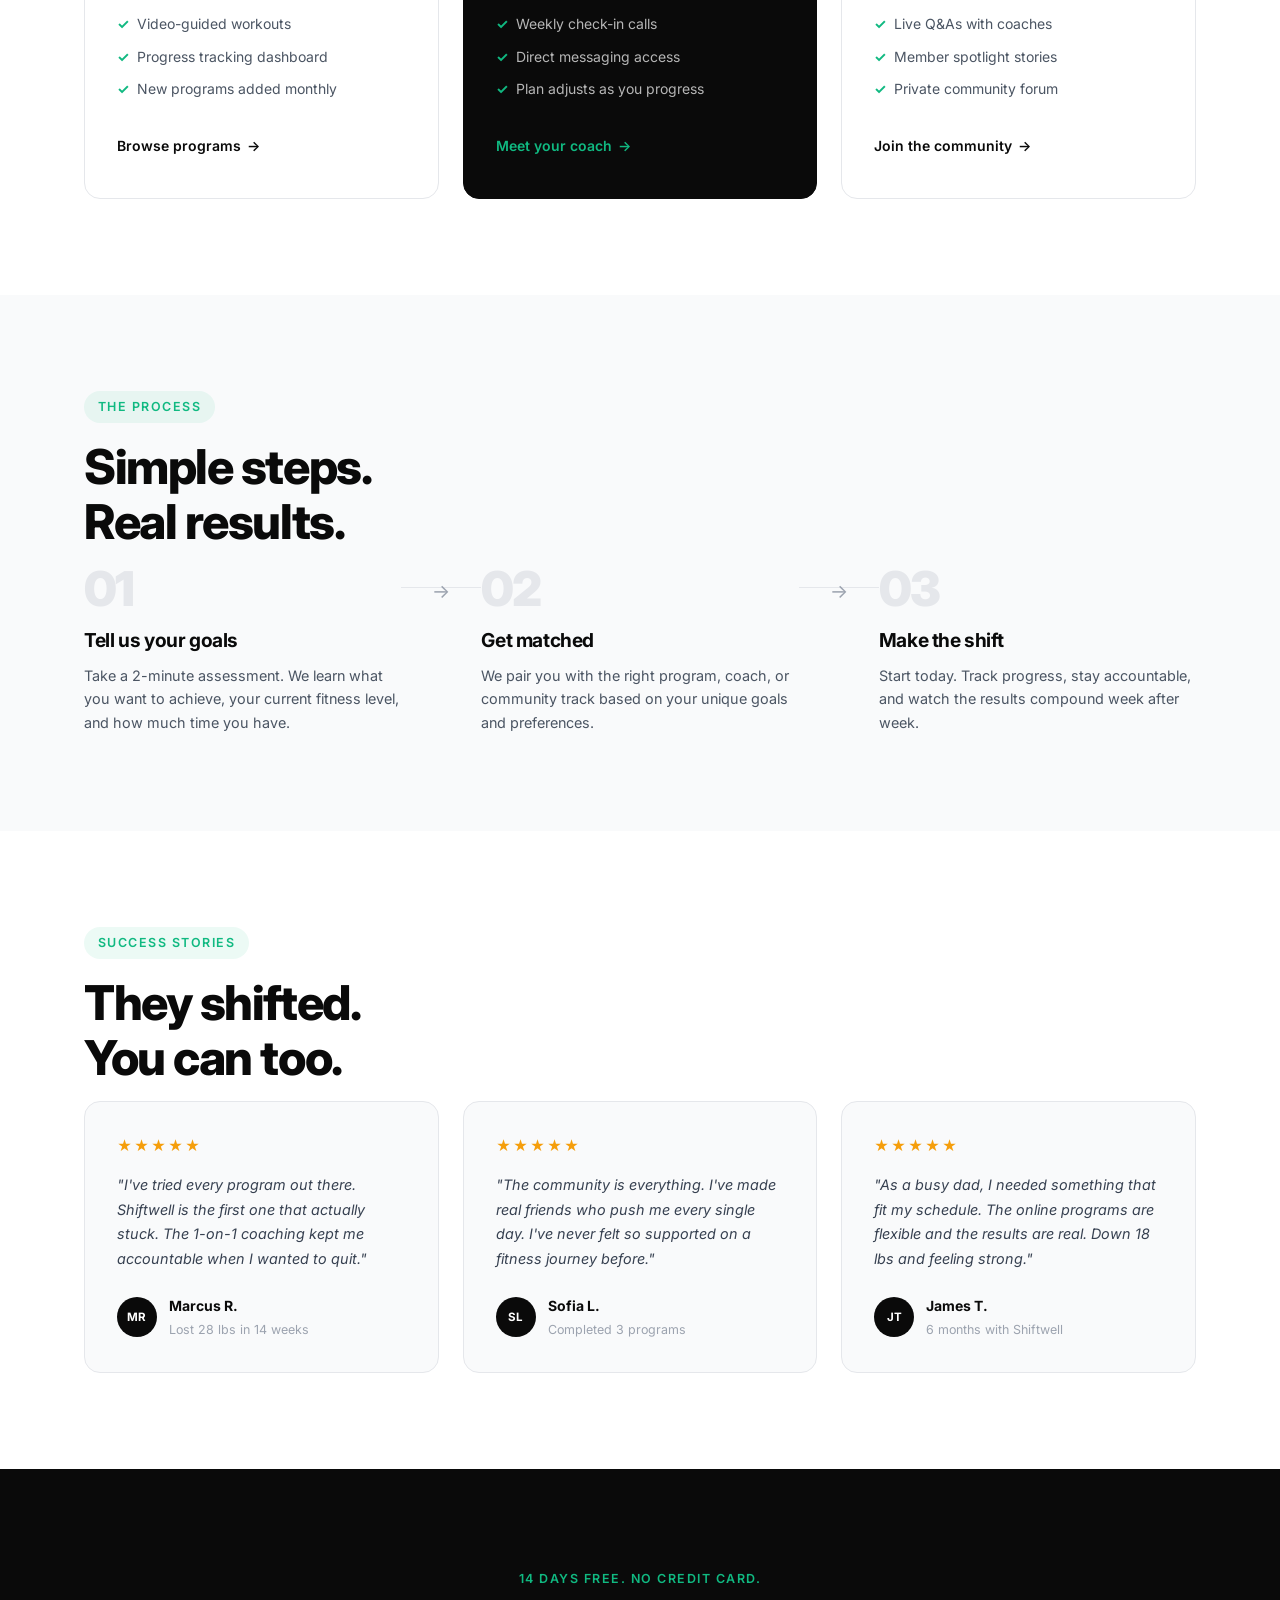
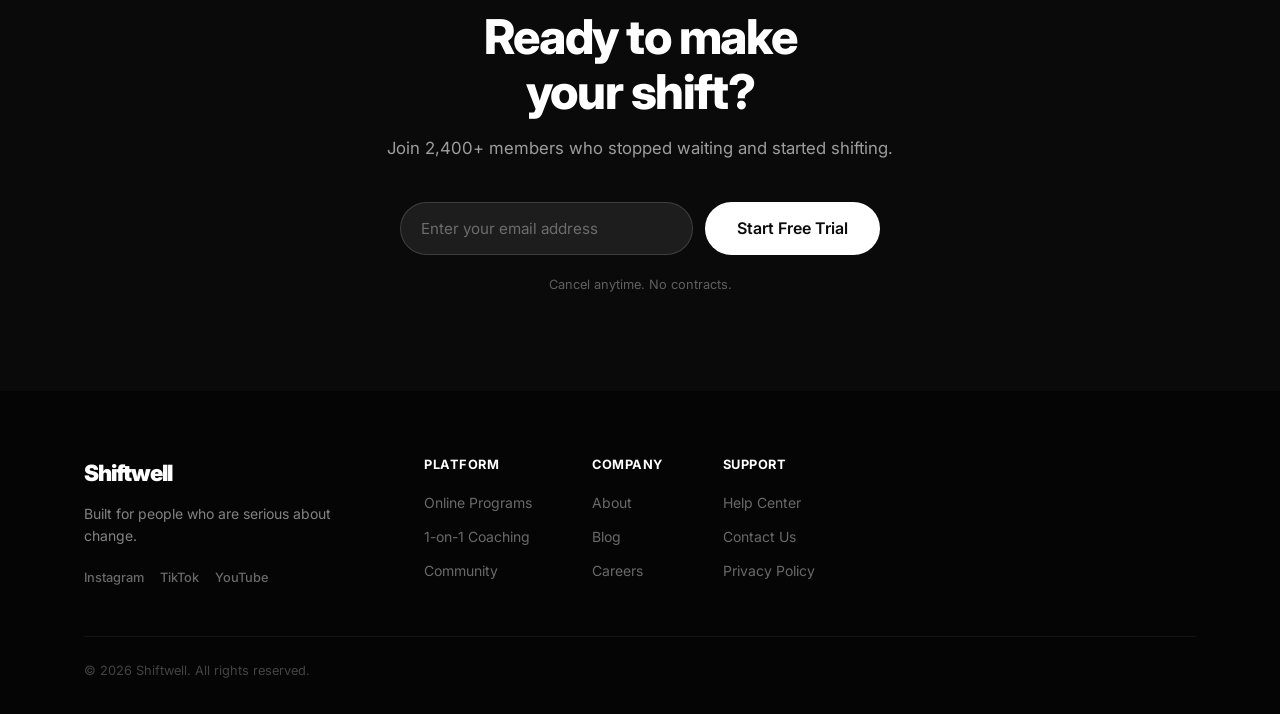
<file: shiftwell/index.html>
<!DOCTYPE html>
<html lang="en">
<head>
  <meta charset="UTF-8" />
  <meta name="viewport" content="width=device-width, initial-scale=1.0" />
  <title>Shiftwell — Shift Your Body. Shift Your Life.</title>
  <meta name="description" content="Expert-led fitness programs, 1-on-1 coaching, and a community built to make your transformation real — and lasting." />
  <link rel="preconnect" href="https://fonts.googleapis.com" />
  <link rel="preconnect" href="https://fonts.gstatic.com" crossorigin />
  <link href="https://fonts.googleapis.com/css2?family=Inter:wght@300;400;500;600;700;800;900&display=swap" rel="stylesheet" />
  <link rel="stylesheet" href="style.css" />
</head>
<body>

  <!-- NAV -->
  <nav class="nav" id="nav">
    <div class="nav-inner">
      <a href="#" class="logo">Shiftwell</a>
      <ul class="nav-links" id="navLinks">
        <li><a href="#programs">Programs</a></li>
        <li><a href="#coaching">Coaching</a></li>
        <li><a href="#community">Community</a></li>
        <li><a href="#stories">Stories</a></li>
      </ul>
      <a href="#trial" class="btn btn-dark nav-cta">Start Free Trial</a>
      <button class="nav-toggle" id="navToggle" aria-label="Toggle menu">
        <span></span><span></span><span></span>
      </button>
    </div>
  </nav>

  <!-- HERO -->
  <section class="hero">
    <div class="hero-content">
      <span class="eyebrow">Your shift starts here</span>
      <h1 class="hero-headline">
        Shift Your Body.<br>Shift Your Life.
      </h1>
      <p class="hero-sub">
        Expert-led programs, 1-on-1 coaching, and a community that keeps you moving — together.
      </p>
      <div class="hero-cta">
        <a href="#trial" class="btn btn-dark btn-lg">Start Free Trial</a>
        <a href="#programs" class="btn btn-ghost btn-lg">Explore Programs</a>
      </div>
      <div class="hero-stats">
        <div class="stat">
          <span class="stat-num">2,400+</span>
          <span class="stat-label">Active Members</span>
        </div>
        <div class="stat-divider"></div>
        <div class="stat">
          <span class="stat-num">94%</span>
          <span class="stat-label">Hit Their Goal</span>
        </div>
        <div class="stat-divider"></div>
        <div class="stat">
          <span class="stat-num">30+</span>
          <span class="stat-label">Expert Coaches</span>
        </div>
      </div>
    </div>
    <div class="hero-visual">
      <div class="hero-blob"></div>
      <div class="hero-ring hero-ring--outer"></div>
      <div class="hero-ring hero-ring--inner"></div>
      <div class="hero-badge floating">
        <div class="badge-icon">⚡</div>
        <div class="badge-text">
          <strong>7-day streak!</strong>
          <span>Keep going</span>
        </div>
      </div>
      <div class="hero-badge hero-badge--alt floating-alt">
        <div class="badge-icon">🎯</div>
        <div class="badge-text">
          <strong>Goal reached</strong>
          <span>-5 lbs this month</span>
        </div>
      </div>
    </div>
  </section>

  <!-- TRUST BAR -->
  <div class="trust-bar">
    <div class="trust-inner">
      <span class="trust-label">Trusted by members who've made the shift</span>
      <div class="trust-pills">
        <span class="pill">Strength Training</span>
        <span class="pill">Cardio & HIIT</span>
        <span class="pill">Flexibility</span>
        <span class="pill">Nutrition</span>
        <span class="pill">Mindset</span>
      </div>
    </div>
  </div>

  <!-- OFFERINGS -->
  <section class="section" id="programs">
    <div class="container">
      <div class="section-tag">What We Offer</div>
      <h2 class="section-title">Everything you need<br>to make the shift</h2>
      <p class="section-sub">Three pillars. One platform. Infinite progress.</p>

      <div class="offers-grid">
        <!-- Online Programs -->
        <div class="offer-card">
          <div class="offer-icon-wrap">
            <span class="offer-icon">📱</span>
          </div>
          <h3>Online Programs</h3>
          <p>Structured 8–12 week programs built by certified trainers. Follow along on your schedule, at your pace.</p>
          <ul class="offer-list">
            <li>Beginner to advanced levels</li>
            <li>Video-guided workouts</li>
            <li>Progress tracking dashboard</li>
            <li>New programs added monthly</li>
          </ul>
          <a href="#trial" class="offer-link">Browse programs <span>→</span></a>
        </div>

        <!-- 1-on-1 Coaching -->
        <div class="offer-card offer-card--featured" id="coaching">
          <div class="offer-badge">Most Popular</div>
          <div class="offer-icon-wrap">
            <span class="offer-icon">🎯</span>
          </div>
          <h3>1-on-1 Coaching</h3>
          <p>Work directly with a dedicated coach who builds everything around you — your goals, lifestyle, and schedule.</p>
          <ul class="offer-list">
            <li>Custom workout & nutrition plan</li>
            <li>Weekly check-in calls</li>
            <li>Direct messaging access</li>
            <li>Plan adjusts as you progress</li>
          </ul>
          <a href="#trial" class="offer-link">Meet your coach <span>→</span></a>
        </div>

        <!-- Community -->
        <div class="offer-card" id="community">
          <div class="offer-icon-wrap">
            <span class="offer-icon">🤝</span>
          </div>
          <h3>Community</h3>
          <p>Join a tight-knit group of people who hold each other accountable and celebrate every win — big and small.</p>
          <ul class="offer-list">
            <li>Monthly fitness challenges</li>
            <li>Live Q&amp;As with coaches</li>
            <li>Member spotlight stories</li>
            <li>Private community forum</li>
          </ul>
          <a href="#trial" class="offer-link">Join the community <span>→</span></a>
        </div>
      </div>
    </div>
  </section>

  <!-- HOW IT WORKS -->
  <section class="section section--light">
    <div class="container">
      <div class="section-tag">The Process</div>
      <h2 class="section-title">Simple steps.<br>Real results.</h2>
      <div class="steps-grid">
        <div class="step">
          <div class="step-num">01</div>
          <h3>Tell us your goals</h3>
          <p>Take a 2-minute assessment. We learn what you want to achieve, your current fitness level, and how much time you have.</p>
        </div>
        <div class="step-connector">
          <div class="step-line"></div>
          <span class="step-arrow">→</span>
        </div>
        <div class="step">
          <div class="step-num">02</div>
          <h3>Get matched</h3>
          <p>We pair you with the right program, coach, or community track based on your unique goals and preferences.</p>
        </div>
        <div class="step-connector">
          <div class="step-line"></div>
          <span class="step-arrow">→</span>
        </div>
        <div class="step">
          <div class="step-num">03</div>
          <h3>Make the shift</h3>
          <p>Start today. Track progress, stay accountable, and watch the results compound week after week.</p>
        </div>
      </div>
    </div>
  </section>

  <!-- TESTIMONIALS -->
  <section class="section" id="stories">
    <div class="container">
      <div class="section-tag">Success Stories</div>
      <h2 class="section-title">They shifted.<br>You can too.</h2>
      <div class="testimonials-grid">
        <div class="testimonial">
          <div class="stars">★★★★★</div>
          <p>"I've tried every program out there. Shiftwell is the first one that actually stuck. The 1-on-1 coaching kept me accountable when I wanted to quit."</p>
          <div class="testimonial-author">
            <div class="avatar">MR</div>
            <div class="author-info">
              <strong>Marcus R.</strong>
              <span>Lost 28 lbs in 14 weeks</span>
            </div>
          </div>
        </div>
        <div class="testimonial">
          <div class="stars">★★★★★</div>
          <p>"The community is everything. I've made real friends who push me every single day. I've never felt so supported on a fitness journey before."</p>
          <div class="testimonial-author">
            <div class="avatar">SL</div>
            <div class="author-info">
              <strong>Sofia L.</strong>
              <span>Completed 3 programs</span>
            </div>
          </div>
        </div>
        <div class="testimonial">
          <div class="stars">★★★★★</div>
          <p>"As a busy dad, I needed something that fit my schedule. The online programs are flexible and the results are real. Down 18 lbs and feeling strong."</p>
          <div class="testimonial-author">
            <div class="avatar">JT</div>
            <div class="author-info">
              <strong>James T.</strong>
              <span>6 months with Shiftwell</span>
            </div>
          </div>
        </div>
      </div>
    </div>
  </section>

  <!-- CTA SECTION -->
  <section class="cta-section" id="trial">
    <div class="container">
      <span class="cta-eyebrow">14 days free. No credit card.</span>
      <h2>Ready to make<br>your shift?</h2>
      <p>Join 2,400+ members who stopped waiting and started shifting.</p>
      <form class="cta-form" id="trialForm">
        <input type="email" placeholder="Enter your email address" required />
        <button type="submit" class="btn btn-light btn-lg">Start Free Trial</button>
      </form>
      <span class="cta-note">Cancel anytime. No contracts.</span>
    </div>
  </section>

  <!-- FOOTER -->
  <footer class="footer">
    <div class="container">
      <div class="footer-top">
        <div class="footer-brand">
          <a href="#" class="logo logo--light">Shiftwell</a>
          <p>Built for people who are serious about change.</p>
          <div class="footer-socials">
            <a href="#" aria-label="Instagram">Instagram</a>
            <a href="#" aria-label="TikTok">TikTok</a>
            <a href="#" aria-label="YouTube">YouTube</a>
          </div>
        </div>
        <div class="footer-cols">
          <div class="footer-col">
            <strong>Platform</strong>
            <a href="#programs">Online Programs</a>
            <a href="#coaching">1-on-1 Coaching</a>
            <a href="#community">Community</a>
          </div>
          <div class="footer-col">
            <strong>Company</strong>
            <a href="#">About</a>
            <a href="#">Blog</a>
            <a href="#">Careers</a>
          </div>
          <div class="footer-col">
            <strong>Support</strong>
            <a href="#">Help Center</a>
            <a href="#">Contact Us</a>
            <a href="#">Privacy Policy</a>
          </div>
        </div>
      </div>
      <div class="footer-bottom">
        <span>© 2026 Shiftwell. All rights reserved.</span>
      </div>
    </div>
  </footer>

  <script>
    const nav = document.getElementById('nav');
    const navToggle = document.getElementById('navToggle');
    const navLinks = document.getElementById('navLinks');

    function setMenuOpen(open) {
      navLinks.classList.toggle('open', open);
      navToggle.classList.toggle('active', open);
      document.body.style.overflow = open ? 'hidden' : '';
    }

    navToggle.addEventListener('click', () => {
      setMenuOpen(!navLinks.classList.contains('open'));
    });

    document.querySelectorAll('a[href^="#"]').forEach(a => {
      a.addEventListener('click', e => {
        const id = a.getAttribute('href');
        if (id === '#') return;
        const target = document.querySelector(id);
        if (!target) return;
        e.preventDefault();
        setMenuOpen(false);
        setTimeout(() => target.scrollIntoView({ behavior: 'smooth' }), 10);
      });
    });

    window.addEventListener('scroll', () => {
      nav.classList.toggle('scrolled', window.scrollY > 40);
    });

    document.getElementById('trialForm').addEventListener('submit', function(e) {
      e.preventDefault();
      const btn = this.querySelector('button');
      const input = this.querySelector('input');
      btn.textContent = "You're in! Check your inbox.";
      btn.disabled = true;
      input.disabled = true;
      btn.style.background = '#10b981';
    });

    const observer = new IntersectionObserver(entries => {
      entries.forEach(entry => {
        if (entry.isIntersecting) {
          entry.target.classList.add('visible');
        }
      });
    }, { threshold: 0.1 });

    document.querySelectorAll('.offer-card, .step, .testimonial').forEach(el => {
      observer.observe(el);
    });
  </script>
</body>
</html>
</file>
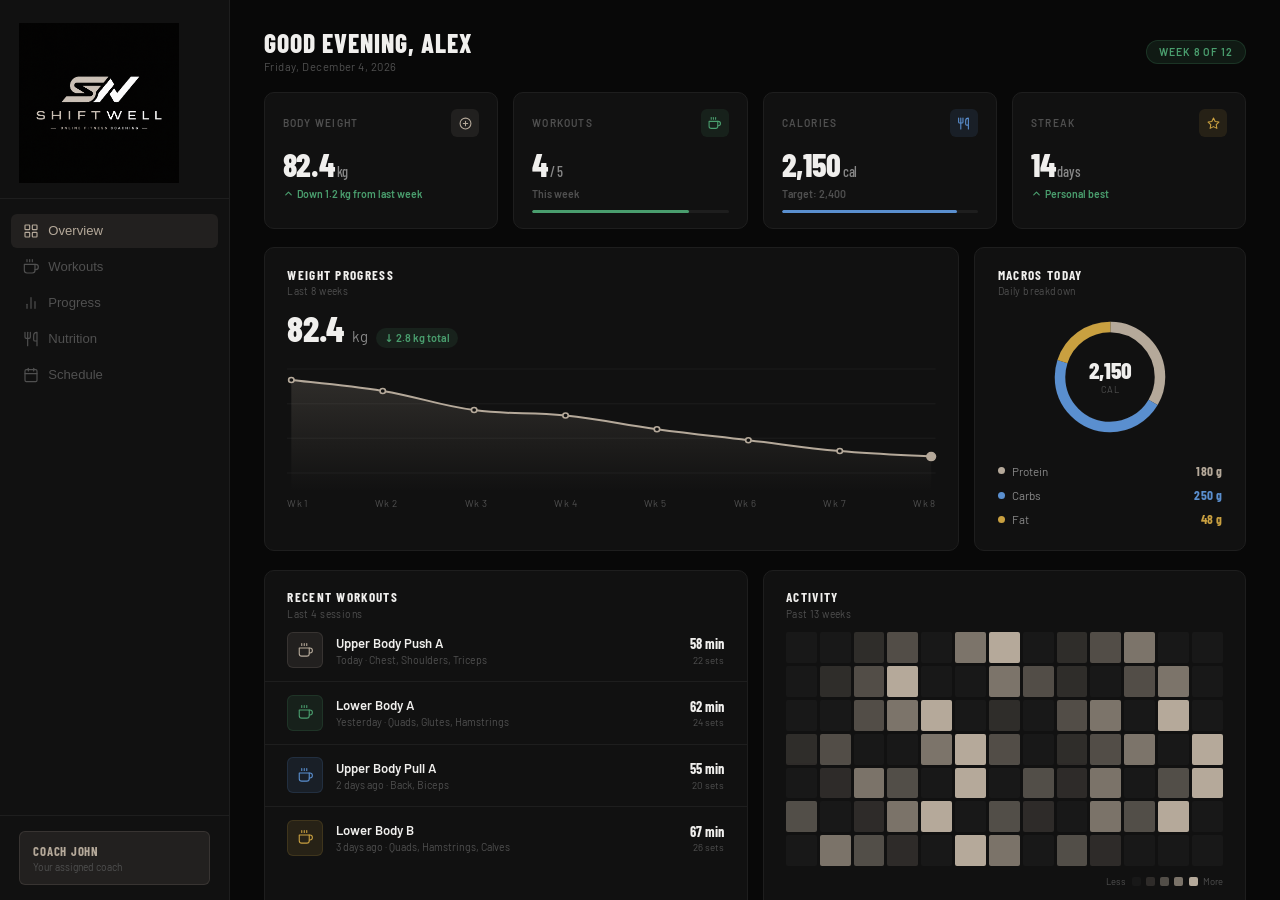
<file: dashboard.html>
<!DOCTYPE html>
<html lang="en">
<head>
  <meta charset="UTF-8" />
  <meta name="viewport" content="width=device-width, initial-scale=1.0" />
  <title>Shiftwell — Dashboard</title>
  <link rel="preconnect" href="https://fonts.googleapis.com" />
  <link rel="preconnect" href="https://fonts.gstatic.com" crossorigin />
  <link href="https://fonts.googleapis.com/css2?family=Barlow+Condensed:wght@500;600;700;800&family=Barlow:wght@300;400;500;600&display=swap" rel="stylesheet" />
  <style>
    *, *::before, *::after { box-sizing: border-box; margin: 0; padding: 0; }

    :root {
      --bg:           #080808;
      --surface:      #111111;
      --surface2:     #181818;
      --border:       #1e1e1e;
      --border-hover: #2c2c2c;
      --text:         #f0efed;
      --text-muted:   #505050;
      --text-soft:    #888888;
      --accent:       #b5a99a;
      --accent-dim:   rgba(181,169,154,.10);
      --green:        #4a9e6e;
      --green-dim:    rgba(74,158,110,.12);
      --red:          #c94f4f;
      --blue:         #5a8fcf;
      --blue-dim:     rgba(90,143,207,.12);
      --yellow:       #c9a040;
      --yellow-dim:   rgba(201,160,64,.12);
      --sidebar-w:    230px;
      --fh:           'Barlow Condensed', system-ui, sans-serif;
      --fb:           'Barlow', system-ui, sans-serif;
      --r:            6px;
      --rl:           10px;
    }

    html, body { height: 100%; background: var(--bg); color: var(--text); font-family: var(--fb); font-size: 15px; -webkit-font-smoothing: antialiased; }

    /* ── LAYOUT ───────────────────────────────────────────────── */
    .layout { display: flex; height: 100vh; overflow: hidden; }

    /* ── SIDEBAR ──────────────────────────────────────────────── */
    .sidebar {
      width: var(--sidebar-w);
      background: var(--surface);
      border-right: 1px solid var(--border);
      display: flex;
      flex-direction: column;
      flex-shrink: 0;
    }

    .sidebar-logo { padding: 1.5rem 1.25rem 1rem; border-bottom: 1px solid var(--border); }

    .logo-img { width: 100%; max-width: 160px; height: auto; display: block; }

    .logo-text-wrap { display: none; }
    .logo-name { font-family: var(--fh); font-size: 1.15rem; font-weight: 800; letter-spacing: 0.22em; color: var(--text); text-transform: uppercase; }
    .logo-sub  { font-size: 0.6rem; color: var(--text-muted); letter-spacing: 0.16em; text-transform: uppercase; margin-top: 0.15rem; }

    .sidebar-nav { flex: 1; padding: 1rem 0.75rem; display: flex; flex-direction: column; gap: 2px; }

    .nav-item {
      display: flex; align-items: center; gap: 0.65rem;
      padding: 0.6rem 0.75rem; border-radius: var(--r);
      color: var(--text-muted); font-size: 0.875rem; font-weight: 500;
      cursor: pointer; text-decoration: none;
      transition: background 0.15s, color 0.15s;
      border: none; background: none; width: 100%; text-align: left;
    }
    .nav-item:hover  { background: var(--surface2); color: var(--text); }
    .nav-item.active { background: var(--accent-dim); color: var(--accent); }
    .nav-item:focus-visible { outline: 1px solid var(--accent); outline-offset: 2px; }
    .nav-icon { width: 16px; height: 16px; flex-shrink: 0; }
    .nav-icon svg { width: 16px; height: 16px; stroke: currentColor; fill: none; stroke-width: 1.75; stroke-linecap: round; stroke-linejoin: round; }

    .sidebar-bottom { padding: 1rem 1.25rem; border-top: 1px solid var(--border); }

    .coach-card {
      background: var(--accent-dim);
      border: 1px solid rgba(181,169,154,.15);
      border-radius: var(--r);
      padding: 0.75rem 0.9rem;
    }
    .coach-name  { font-family: var(--fh); font-size: 0.85rem; font-weight: 700; letter-spacing: 0.06em; text-transform: uppercase; color: var(--accent); }
    .coach-label { font-size: 0.68rem; color: var(--text-muted); margin-top: 0.1rem; }

    /* ── MAIN ─────────────────────────────────────────────────── */
    .main { flex: 1; overflow-y: auto; padding: 2rem 2.25rem; display: flex; flex-direction: column; gap: 1.25rem; }

    /* ── TOPBAR ───────────────────────────────────────────────── */
    .topbar { display: flex; align-items: center; justify-content: space-between; flex-wrap: wrap; gap: 0.75rem; }
    .topbar-greeting { font-family: var(--fh); font-size: 1.7rem; font-weight: 800; letter-spacing: 0.04em; text-transform: uppercase; line-height: 1; }
    .topbar-date     { font-size: 0.75rem; color: var(--text-muted); letter-spacing: 0.04em; margin-top: 0.3rem; }
    .topbar-badge {
      background: var(--green-dim); border: 1px solid rgba(74,158,110,.2);
      border-radius: 99px; padding: 0.3rem 0.85rem;
      font-size: 0.7rem; font-weight: 600; color: var(--green);
      letter-spacing: 0.08em; text-transform: uppercase;
    }

    /* ── STAT CARDS ───────────────────────────────────────────── */
    .stats-row { display: grid; grid-template-columns: repeat(4, 1fr); gap: 1rem; }

    .stat-card {
      background: var(--surface); border: 1px solid var(--border);
      border-radius: var(--rl); padding: 1.1rem 1.2rem 1rem;
      transition: border-color 0.2s; cursor: default;
    }
    .stat-card:hover { border-color: var(--border-hover); }

    .stat-head { display: flex; align-items: center; justify-content: space-between; margin-bottom: 0.7rem; }
    .stat-lbl  { font-size: 0.68rem; font-weight: 600; letter-spacing: 0.12em; text-transform: uppercase; color: var(--text-muted); }

    .stat-ico  {
      width: 28px; height: 28px; border-radius: var(--r);
      display: flex; align-items: center; justify-content: center; flex-shrink: 0;
    }
    .stat-ico svg { width: 13px; height: 13px; stroke: currentColor; fill: none; stroke-width: 2; stroke-linecap: round; stroke-linejoin: round; }
    .ico-a { background: var(--accent-dim);  color: var(--accent); }
    .ico-g { background: var(--green-dim);   color: var(--green);  }
    .ico-b { background: var(--blue-dim);    color: var(--blue);   }
    .ico-y { background: var(--yellow-dim);  color: var(--yellow); }

    .stat-val  { font-family: var(--fh); font-size: 2.15rem; font-weight: 800; letter-spacing: -0.01em; line-height: 1; }
    .stat-unit { font-size: 0.95rem; font-weight: 500; color: var(--text-soft); margin-left: 0.15rem; }

    .stat-delta { font-size: 0.7rem; font-weight: 600; margin-top: 0.45rem; display: flex; align-items: center; gap: 0.2rem; }
    .delta-up  { color: var(--green); }
    .delta-dn  { color: var(--red); }
    .delta-neu { color: var(--text-muted); }
    .stat-delta svg { width: 11px; height: 11px; stroke: currentColor; fill: none; stroke-width: 2.5; stroke-linecap: round; stroke-linejoin: round; }

    .stat-bar      { margin-top: 0.65rem; height: 3px; background: var(--border); border-radius: 99px; overflow: hidden; }
    .stat-bar-fill { height: 100%; border-radius: 99px; transition: width 1s ease; }

    /* ── CHARTS ROW ───────────────────────────────────────────── */
    .charts-row { display: grid; grid-template-columns: 1fr 272px; gap: 1rem; }

    /* ── CARD BASE ────────────────────────────────────────────── */
    .card { background: var(--surface); border: 1px solid var(--border); border-radius: var(--rl); overflow: hidden; }

    .card-hd {
      display: flex; align-items: flex-start; justify-content: space-between;
      padding: 1.25rem 1.5rem 0;
    }
    .card-title { font-family: var(--fh); font-size: 0.88rem; font-weight: 700; letter-spacing: 0.1em; text-transform: uppercase; }
    .card-sub   { font-size: 0.68rem; color: var(--text-muted); letter-spacing: 0.04em; margin-top: 0.15rem; }

    /* ── WEIGHT CHART ─────────────────────────────────────────── */
    .wt-wrap { padding: 0.85rem 1.5rem 1.25rem; }

    .wt-meta { display: flex; align-items: baseline; gap: 0.55rem; margin-bottom: 0.85rem; }
    .wt-val  { font-family: var(--fh); font-size: 2.4rem; font-weight: 800; letter-spacing: -0.01em; line-height: 1; }
    .wt-unit { font-size: 1rem; color: var(--text-soft); }
    .wt-chip {
      font-size: 0.72rem; font-weight: 600; color: var(--green);
      background: var(--green-dim); padding: 0.2rem 0.55rem;
      border-radius: 99px;
    }

    .chart-svg  { width: 100%; display: block; overflow: visible; }

    .chart-xlbls { display: flex; justify-content: space-between; padding: 0.4rem 0 0; }
    .chart-xlbl  { font-size: 0.65rem; color: var(--text-muted); letter-spacing: 0.04em; }

    /* ── MACROS DONUT ─────────────────────────────────────────── */
    .macro-wrap {
      display: flex; flex-direction: column; align-items: center;
      gap: 1.25rem; padding: 0.85rem 1.5rem 1.5rem;
    }

    .donut-outer { position: relative; width: 134px; height: 134px; }
    .donut-svg   { width: 134px; height: 134px; }

    .donut-center {
      position: absolute; inset: 0;
      display: flex; flex-direction: column; align-items: center; justify-content: center;
    }
    .donut-cal     { font-family: var(--fh); font-size: 1.55rem; font-weight: 800; line-height: 1; }
    .donut-cal-lbl { font-size: 0.62rem; color: var(--text-muted); text-transform: uppercase; letter-spacing: 0.08em; margin-top: 0.15rem; }

    .macro-list { width: 100%; display: flex; flex-direction: column; gap: 0.55rem; }
    .macro-row  { display: flex; align-items: center; justify-content: space-between; }
    .macro-key  { display: flex; align-items: center; gap: 0.5rem; font-size: 0.78rem; color: var(--text-soft); }
    .macro-dot  { width: 7px; height: 7px; border-radius: 50%; flex-shrink: 0; }
    .macro-g    { font-family: var(--fh); font-size: 0.88rem; font-weight: 700; letter-spacing: 0.02em; }

    /* ── BOTTOM ROW ───────────────────────────────────────────── */
    .bottom-row { display: grid; grid-template-columns: 1fr 1fr; gap: 1rem; }

    /* ── WORKOUT LIST ─────────────────────────────────────────── */
    .wo-list { display: flex; flex-direction: column; }

    .wo-item {
      display: flex; align-items: center; gap: 0.85rem;
      padding: 0.85rem 1.5rem;
      border-bottom: 1px solid var(--border);
      transition: background 0.15s; cursor: pointer;
    }
    .wo-item:last-child { border-bottom: none; }
    .wo-item:hover { background: var(--surface2); }

    .wo-ico {
      width: 36px; height: 36px; border-radius: var(--r); flex-shrink: 0;
      display: flex; align-items: center; justify-content: center;
      background: var(--accent-dim); border: 1px solid rgba(181,169,154,.15);
      color: var(--accent);
    }
    .wo-ico svg { width: 15px; height: 15px; stroke: currentColor; fill: none; stroke-width: 1.75; stroke-linecap: round; stroke-linejoin: round; }

    .wo-info     { flex: 1; min-width: 0; }
    .wo-name     { font-size: 0.875rem; font-weight: 600; white-space: nowrap; overflow: hidden; text-overflow: ellipsis; }
    .wo-meta     { font-size: 0.7rem; color: var(--text-muted); margin-top: 0.15rem; }

    .wo-stat     { text-align: right; flex-shrink: 0; }
    .wo-dur      { font-family: var(--fh); font-size: 0.95rem; font-weight: 700; }
    .wo-sets     { font-size: 0.65rem; color: var(--text-muted); margin-top: 0.1rem; }

    /* ── ACTIVITY HEATMAP ─────────────────────────────────────── */
    .act-wrap { padding: 0.85rem 1.5rem 1.5rem; }

    .act-grid {
      display: grid;
      grid-template-columns: repeat(13, 1fr);
      gap: 3px;
    }

    .act-cell {
      aspect-ratio: 1; border-radius: 2px;
      transition: transform 0.1s; cursor: default;
    }
    .act-cell:hover { transform: scale(1.35); z-index: 1; }
    .lv0 { background: var(--surface2); }
    .lv1 { background: rgba(181,169,154,.18); }
    .lv2 { background: rgba(181,169,154,.40); }
    .lv3 { background: rgba(181,169,154,.65); }
    .lv4 { background: var(--accent); }

    .act-legend {
      display: flex; align-items: center; gap: 0.35rem;
      margin-top: 0.65rem; justify-content: flex-end;
    }
    .act-leg-lbl { font-size: 0.63rem; color: var(--text-muted); }
    .act-swatch  { width: 9px; height: 9px; border-radius: 2px; }

    /* ── SCROLLBAR ────────────────────────────────────────────── */
    ::-webkit-scrollbar { width: 4px; }
    ::-webkit-scrollbar-track { background: transparent; }
    ::-webkit-scrollbar-thumb { background: var(--border); border-radius: 99px; }

    /* ── RESPONSIVE ───────────────────────────────────────────── */
    @media (max-width: 1100px) {
      .charts-row { grid-template-columns: 1fr; }
      .macro-wrap { flex-direction: row; padding: 1rem 1.5rem 1.25rem; }
    }

    @media (max-width: 820px) {
      .stats-row { grid-template-columns: repeat(2, 1fr); }
      .bottom-row { grid-template-columns: 1fr; }
    }

    @media (max-width: 600px) {
      .sidebar { display: none; }
      .main { padding: 1.25rem; }
      .stats-row { grid-template-columns: repeat(2, 1fr); }
    }

    /* ── VIEW PANELS ──────────────────────────────────────────────── */
    .view-panel { display: flex; flex-direction: column; gap: 1.25rem; }
    .view-panel[hidden] { display: none; }

    .view-hd { padding-bottom: 0.25rem; }
    .view-title { font-family: var(--fh); font-size: 1.4rem; font-weight: 800; letter-spacing: 0.06em; text-transform: uppercase; line-height: 1; }
    .view-sub   { font-size: 0.72rem; color: var(--text-muted); margin-top: 0.35rem; letter-spacing: 0.04em; }

    /* ── WORKOUT PLAN VIEW ────────────────────────────────────────── */
    .wo-plan-grid { display: grid; grid-template-columns: 1fr 320px; gap: 1rem; }
    .wo-plan-badge {
      font-size: 0.65rem; font-weight: 700; letter-spacing: 0.1em; text-transform: uppercase;
      background: var(--green-dim); color: var(--green); border: 1px solid rgba(74,158,110,.2);
      border-radius: 99px; padding: 0.2rem 0.65rem;
    }
    .ex-list { display: flex; flex-direction: column; }
    .ex-item {
      display: grid; grid-template-columns: 1fr auto;
      align-items: center; gap: 1rem;
      padding: 0.8rem 1.5rem; border-bottom: 1px solid var(--border);
    }
    .ex-item:last-child { border-bottom: none; }
    .ex-name { font-size: 0.875rem; font-weight: 600; }
    .ex-detail { font-size: 0.7rem; color: var(--text-muted); margin-top: 0.15rem; }
    .ex-sets { font-family: var(--fh); font-size: 0.95rem; font-weight: 700; color: var(--accent); white-space: nowrap; }

    .week-split { display: flex; flex-direction: column; gap: 2px; padding: 0.85rem 1.25rem 1.25rem; }
    .split-day {
      display: flex; align-items: center; justify-content: space-between;
      padding: 0.6rem 0.75rem; border-radius: var(--r);
      transition: background 0.15s;
    }
    .split-day:hover { background: var(--surface2); }
    .split-day-name { font-size: 0.78rem; font-weight: 600; color: var(--text-muted); min-width: 36px; }
    .split-day-label { font-size: 0.82rem; font-weight: 500; }
    .split-day-badge {
      font-size: 0.6rem; font-weight: 700; letter-spacing: 0.08em; text-transform: uppercase;
      padding: 0.15rem 0.5rem; border-radius: 99px;
    }
    .badge-active { background: var(--accent-dim); color: var(--accent); }
    .badge-rest   { background: var(--surface2); color: var(--text-muted); }
    .badge-cardio { background: var(--blue-dim); color: var(--blue); }

    /* ── PROGRESS VIEW ────────────────────────────────────────────── */
    .prog-metrics { display: grid; grid-template-columns: repeat(3, 1fr); gap: 1rem; }
    .prog-metric {
      background: var(--surface); border: 1px solid var(--border);
      border-radius: var(--rl); padding: 1.1rem 1.2rem;
    }
    .prog-lbl    { font-size: 0.68rem; font-weight: 600; letter-spacing: 0.12em; text-transform: uppercase; color: var(--text-muted); margin-bottom: 0.6rem; }
    .prog-vals   { display: flex; align-items: baseline; gap: 0.75rem; }
    .prog-start  { font-family: var(--fh); font-size: 1.5rem; font-weight: 700; color: var(--text-soft); }
    .prog-arrow  { color: var(--text-muted); font-size: 0.9rem; }
    .prog-now    { font-family: var(--fh); font-size: 1.9rem; font-weight: 800; }
    .prog-unit   { font-size: 0.8rem; color: var(--text-soft); margin-left: 0.1rem; }
    .prog-delta  { font-size: 0.72rem; font-weight: 600; margin-top: 0.4rem; }

    /* ── NUTRITION VIEW ───────────────────────────────────────────── */
    .nutrition-grid { display: grid; grid-template-columns: 1fr 260px; gap: 1rem; }
    .meal-list { display: flex; flex-direction: column; }
    .meal-item {
      display: flex; align-items: center; gap: 1rem;
      padding: 0.9rem 1.5rem; border-bottom: 1px solid var(--border);
    }
    .meal-item:last-child { border-bottom: none; }
    .meal-time { font-size: 0.68rem; color: var(--text-muted); min-width: 52px; letter-spacing: 0.04em; }
    .meal-info { flex: 1; }
    .meal-name { font-size: 0.875rem; font-weight: 600; }
    .meal-desc { font-size: 0.7rem; color: var(--text-muted); margin-top: 0.1rem; }
    .meal-cal  { font-family: var(--fh); font-size: 1rem; font-weight: 700; color: var(--text-soft); }

    .nut-summary { display: flex; flex-direction: column; gap: 0.85rem; padding: 1rem 1.25rem 1.25rem; }
    .nut-row { display: flex; flex-direction: column; gap: 0.25rem; }
    .nut-label-row { display: flex; justify-content: space-between; font-size: 0.72rem; }
    .nut-key   { color: var(--text-soft); }
    .nut-val   { font-weight: 600; }
    .nut-bar   { height: 4px; background: var(--border); border-radius: 99px; overflow: hidden; }
    .nut-fill  { height: 100%; border-radius: 99px; transition: width 1s ease; }

    /* ── SCHEDULE VIEW ────────────────────────────────────────────── */
    .schedule-grid { display: grid; grid-template-columns: repeat(7, 1fr); gap: 0.6rem; }
    .sched-day {
      background: var(--surface); border: 1px solid var(--border);
      border-radius: var(--rl); padding: 1rem 0.85rem;
      display: flex; flex-direction: column; gap: 0.5rem;
      cursor: default; transition: border-color 0.15s;
    }
    .sched-day.today { border-color: var(--accent); }
    .sched-day:hover { border-color: var(--border-hover); }
    .sched-day.today:hover { border-color: var(--accent); }
    .sched-dow   { font-size: 0.65rem; font-weight: 700; letter-spacing: 0.12em; text-transform: uppercase; color: var(--text-muted); }
    .sched-num   { font-family: var(--fh); font-size: 1.5rem; font-weight: 800; line-height: 1; }
    .sched-label { font-size: 0.72rem; font-weight: 600; color: var(--text-soft); margin-top: 0.2rem; line-height: 1.3; }
    .sched-dot   { width: 6px; height: 6px; border-radius: 50%; margin-top: auto; }

    /* ── TOOLTIP ──────────────────────────────────────────────────── */
    .dash-tip {
      position: fixed; pointer-events: none; z-index: 50;
      background: var(--surface2); border: 1px solid var(--border-hover);
      border-radius: var(--r); padding: 0.3rem 0.65rem;
      font-size: 0.72rem; color: var(--text); white-space: nowrap;
      display: none; transform: translate(-50%, -110%);
    }

    @media (max-width: 900px) {
      .wo-plan-grid  { grid-template-columns: 1fr; }
      .prog-metrics  { grid-template-columns: repeat(2, 1fr); }
      .nutrition-grid { grid-template-columns: 1fr; }
      .schedule-grid { grid-template-columns: repeat(4, 1fr); }
    }

    @media (prefers-reduced-motion: reduce) {
      *, *::before, *::after { transition: none !important; animation: none !important; }
    }
  </style>
</head>
<body>
<div class="layout">

  <!-- ── SIDEBAR ────────────────────────────────────────────────── -->
  <aside class="sidebar">
    <div class="sidebar-logo">
      <img src="./logo.png" alt="Shiftwell" class="logo-img"
        onerror="this.style.display='none';document.getElementById('ltw').style.display='block'" />
      <div class="logo-text-wrap" id="ltw">
        <div class="logo-name">Shiftwell</div>
        <div class="logo-sub">Online Fitness Coaching</div>
      </div>
    </div>

    <nav class="sidebar-nav" aria-label="Dashboard navigation">
      <button class="nav-item active" data-view="overview">
        <span class="nav-icon"><svg viewBox="0 0 24 24" aria-hidden="true"><rect x="3" y="3" width="7" height="7" rx="1"/><rect x="14" y="3" width="7" height="7" rx="1"/><rect x="14" y="14" width="7" height="7" rx="1"/><rect x="3" y="14" width="7" height="7" rx="1"/></svg></span>
        Overview
      </button>
      <button class="nav-item" data-view="workouts">
        <span class="nav-icon"><svg viewBox="0 0 24 24" aria-hidden="true"><path d="M18 8h1a4 4 0 0 1 0 8h-1"/><path d="M2 8h16v9a4 4 0 0 1-4 4H6a4 4 0 0 1-4-4V8z"/><line x1="6" y1="1" x2="6" y2="4"/><line x1="10" y1="1" x2="10" y2="4"/><line x1="14" y1="1" x2="14" y2="4"/></svg></span>
        Workouts
      </button>
      <button class="nav-item" data-view="progress">
        <span class="nav-icon"><svg viewBox="0 0 24 24" aria-hidden="true"><line x1="18" y1="20" x2="18" y2="10"/><line x1="12" y1="20" x2="12" y2="4"/><line x1="6" y1="20" x2="6" y2="14"/></svg></span>
        Progress
      </button>
      <button class="nav-item" data-view="nutrition">
        <span class="nav-icon"><svg viewBox="0 0 24 24" aria-hidden="true"><path d="M3 2v7c0 1.1.9 2 2 2h4a2 2 0 0 0 2-2V2"/><path d="M7 2v20"/><path d="M21 15V2a5 5 0 0 0-5 5v6c0 1.1.9 2 2 2h3v7"/></svg></span>
        Nutrition
      </button>
      <button class="nav-item" data-view="schedule">
        <span class="nav-icon"><svg viewBox="0 0 24 24" aria-hidden="true"><rect x="3" y="4" width="18" height="18" rx="2"/><line x1="16" y1="2" x2="16" y2="6"/><line x1="8" y1="2" x2="8" y2="6"/><line x1="3" y1="10" x2="21" y2="10"/></svg></span>
        Schedule
      </button>
    </nav>

    <div class="sidebar-bottom">
      <div class="coach-card">
        <div class="coach-name">Coach John</div>
        <div class="coach-label">Your assigned coach</div>
      </div>
    </div>
  </aside>

  <!-- ── MAIN ───────────────────────────────────────────────────── -->
  <main class="main">

    <!-- TOPBAR -->
    <div class="topbar">
      <div>
        <div class="topbar-greeting" id="greeting">Good morning, Alex</div>
        <div class="topbar-date" id="dateDisplay"></div>
      </div>
      <span class="topbar-badge">Week 8 of 12</span>
    </div>

  <!-- ── VIEW: OVERVIEW ────────────────────────────────────────────── -->
  <div id="view-overview" class="view-panel">

    <!-- STATS -->
    <div class="stats-row">

      <div class="stat-card">
        <div class="stat-head">
          <span class="stat-lbl">Body Weight</span>
          <div class="stat-ico ico-a">
            <svg viewBox="0 0 24 24" aria-hidden="true"><path d="M12 2a10 10 0 1 0 0 20A10 10 0 0 0 12 2z"/><path d="M12 8v8M8 12h8"/></svg>
          </div>
        </div>
        <div class="stat-val">82.4<span class="stat-unit">kg</span></div>
        <div class="stat-delta delta-up">
          <svg viewBox="0 0 24 24" aria-hidden="true"><polyline points="18 15 12 9 6 15"/></svg>
          Down 1.2 kg from last week
        </div>
      </div>

      <div class="stat-card">
        <div class="stat-head">
          <span class="stat-lbl">Workouts</span>
          <div class="stat-ico ico-g">
            <svg viewBox="0 0 24 24" aria-hidden="true"><path d="M18 8h1a4 4 0 0 1 0 8h-1"/><path d="M2 8h16v9a4 4 0 0 1-4 4H6a4 4 0 0 1-4-4V8z"/><line x1="6" y1="1" x2="6" y2="4"/><line x1="10" y1="1" x2="10" y2="4"/><line x1="14" y1="1" x2="14" y2="4"/></svg>
          </div>
        </div>
        <div class="stat-val">4<span class="stat-unit">/ 5</span></div>
        <div class="stat-delta delta-neu">This week</div>
        <div class="stat-bar"><div class="stat-bar-fill" data-w="80" style="width:0;background:var(--green)"></div></div>
      </div>

      <div class="stat-card">
        <div class="stat-head">
          <span class="stat-lbl">Calories</span>
          <div class="stat-ico ico-b">
            <svg viewBox="0 0 24 24" aria-hidden="true"><path d="M3 2v7c0 1.1.9 2 2 2h4a2 2 0 0 0 2-2V2"/><path d="M7 2v20"/><path d="M21 15V2a5 5 0 0 0-5 5v6c0 1.1.9 2 2 2h3v7"/></svg>
          </div>
        </div>
        <div class="stat-val">2,150<span class="stat-unit">cal</span></div>
        <div class="stat-delta delta-neu">Target: 2,400</div>
        <div class="stat-bar"><div class="stat-bar-fill" data-w="89.6" style="width:0;background:var(--blue)"></div></div>
      </div>

      <div class="stat-card">
        <div class="stat-head">
          <span class="stat-lbl">Streak</span>
          <div class="stat-ico ico-y">
            <svg viewBox="0 0 24 24" aria-hidden="true"><polygon points="12 2 15.09 8.26 22 9.27 17 14.14 18.18 21.02 12 17.77 5.82 21.02 7 14.14 2 9.27 8.91 8.26 12 2"/></svg>
          </div>
        </div>
        <div class="stat-val">14<span class="stat-unit">days</span></div>
        <div class="stat-delta delta-up">
          <svg viewBox="0 0 24 24" aria-hidden="true"><polyline points="18 15 12 9 6 15"/></svg>
          Personal best
        </div>
      </div>

    </div>

    <!-- CHARTS ROW -->
    <div class="charts-row">

      <!-- Weight chart -->
      <div class="card">
        <div class="card-hd">
          <div>
            <div class="card-title">Weight Progress</div>
            <div class="card-sub">Last 8 weeks</div>
          </div>
        </div>
        <div class="wt-wrap">
          <div class="wt-meta">
            <span class="wt-val">82.4</span>
            <span class="wt-unit">kg</span>
            <span class="wt-chip">↓ 2.8 kg total</span>
          </div>
          <svg class="chart-svg" id="weightChart" height="130" viewBox="0 0 600 130" preserveAspectRatio="none"></svg>
          <div class="chart-xlbls" id="chartLabels"></div>
        </div>
      </div>

      <!-- Macros donut -->
      <div class="card">
        <div class="card-hd">
          <div>
            <div class="card-title">Macros Today</div>
            <div class="card-sub">Daily breakdown</div>
          </div>
        </div>
        <div class="macro-wrap">
          <div class="donut-outer">
            <svg class="donut-svg" id="donut" viewBox="0 0 134 134" aria-label="Macro breakdown: 180g protein, 250g carbs, 48g fat"></svg>
            <div class="donut-center">
              <div class="donut-cal">2,150</div>
              <div class="donut-cal-lbl">cal</div>
            </div>
          </div>
          <div class="macro-list">
            <div class="macro-row">
              <div class="macro-key"><div class="macro-dot" style="background:var(--accent)"></div>Protein</div>
              <span class="macro-g" style="color:var(--accent)">180 g</span>
            </div>
            <div class="macro-row">
              <div class="macro-key"><div class="macro-dot" style="background:var(--blue)"></div>Carbs</div>
              <span class="macro-g" style="color:var(--blue)">250 g</span>
            </div>
            <div class="macro-row">
              <div class="macro-key"><div class="macro-dot" style="background:var(--yellow)"></div>Fat</div>
              <span class="macro-g" style="color:var(--yellow)">48 g</span>
            </div>
          </div>
        </div>
      </div>

    </div>

    <!-- BOTTOM ROW -->
    <div class="bottom-row">

      <!-- Recent workouts -->
      <div class="card">
        <div class="card-hd">
          <div>
            <div class="card-title">Recent Workouts</div>
            <div class="card-sub">Last 4 sessions</div>
          </div>
        </div>
        <div class="wo-list">

          <div class="wo-item">
            <div class="wo-ico">
              <svg viewBox="0 0 24 24" aria-hidden="true"><path d="M18 8h1a4 4 0 0 1 0 8h-1"/><path d="M2 8h16v9a4 4 0 0 1-4 4H6a4 4 0 0 1-4-4V8z"/><line x1="6" y1="1" x2="6" y2="4"/><line x1="10" y1="1" x2="10" y2="4"/><line x1="14" y1="1" x2="14" y2="4"/></svg>
            </div>
            <div class="wo-info">
              <div class="wo-name">Upper Body Push A</div>
              <div class="wo-meta">Today · Chest, Shoulders, Triceps</div>
            </div>
            <div class="wo-stat">
              <div class="wo-dur">58 min</div>
              <div class="wo-sets">22 sets</div>
            </div>
          </div>

          <div class="wo-item">
            <div class="wo-ico" style="background:var(--green-dim);border-color:rgba(74,158,110,.15);color:var(--green)">
              <svg viewBox="0 0 24 24" aria-hidden="true"><path d="M18 8h1a4 4 0 0 1 0 8h-1"/><path d="M2 8h16v9a4 4 0 0 1-4 4H6a4 4 0 0 1-4-4V8z"/><line x1="6" y1="1" x2="6" y2="4"/><line x1="10" y1="1" x2="10" y2="4"/><line x1="14" y1="1" x2="14" y2="4"/></svg>
            </div>
            <div class="wo-info">
              <div class="wo-name">Lower Body A</div>
              <div class="wo-meta">Yesterday · Quads, Glutes, Hamstrings</div>
            </div>
            <div class="wo-stat">
              <div class="wo-dur">62 min</div>
              <div class="wo-sets">24 sets</div>
            </div>
          </div>

          <div class="wo-item">
            <div class="wo-ico" style="background:var(--blue-dim);border-color:rgba(90,143,207,.15);color:var(--blue)">
              <svg viewBox="0 0 24 24" aria-hidden="true"><path d="M18 8h1a4 4 0 0 1 0 8h-1"/><path d="M2 8h16v9a4 4 0 0 1-4 4H6a4 4 0 0 1-4-4V8z"/><line x1="6" y1="1" x2="6" y2="4"/><line x1="10" y1="1" x2="10" y2="4"/><line x1="14" y1="1" x2="14" y2="4"/></svg>
            </div>
            <div class="wo-info">
              <div class="wo-name">Upper Body Pull A</div>
              <div class="wo-meta">2 days ago · Back, Biceps</div>
            </div>
            <div class="wo-stat">
              <div class="wo-dur">55 min</div>
              <div class="wo-sets">20 sets</div>
            </div>
          </div>

          <div class="wo-item">
            <div class="wo-ico" style="background:var(--yellow-dim);border-color:rgba(201,160,64,.15);color:var(--yellow)">
              <svg viewBox="0 0 24 24" aria-hidden="true"><path d="M18 8h1a4 4 0 0 1 0 8h-1"/><path d="M2 8h16v9a4 4 0 0 1-4 4H6a4 4 0 0 1-4-4V8z"/><line x1="6" y1="1" x2="6" y2="4"/><line x1="10" y1="1" x2="10" y2="4"/><line x1="14" y1="1" x2="14" y2="4"/></svg>
            </div>
            <div class="wo-info">
              <div class="wo-name">Lower Body B</div>
              <div class="wo-meta">3 days ago · Quads, Hamstrings, Calves</div>
            </div>
            <div class="wo-stat">
              <div class="wo-dur">67 min</div>
              <div class="wo-sets">26 sets</div>
            </div>
          </div>

        </div>
      </div>

      <!-- Activity heatmap -->
      <div class="card">
        <div class="card-hd">
          <div>
            <div class="card-title">Activity</div>
            <div class="card-sub">Past 13 weeks</div>
          </div>
        </div>
        <div class="act-wrap">
          <div class="act-grid" id="actGrid" aria-label="Activity heatmap"></div>
          <div class="act-legend" aria-hidden="true">
            <span class="act-leg-lbl">Less</span>
            <div class="act-swatch lv0"></div>
            <div class="act-swatch lv1"></div>
            <div class="act-swatch lv2"></div>
            <div class="act-swatch lv3"></div>
            <div class="act-swatch lv4"></div>
            <span class="act-leg-lbl">More</span>
          </div>
        </div>
      </div>

    </div>

  </div><!-- /view-overview -->

  <!-- ── VIEW: WORKOUTS ─────────────────────────────────────────────── -->
  <div id="view-workouts" class="view-panel" hidden>
    <div class="view-hd">
      <div class="view-title">Training Program</div>
      <div class="view-sub">Week 8 of 12 · Push / Pull / Legs Split</div>
    </div>
    <div class="wo-plan-grid">
      <div class="card">
        <div class="card-hd">
          <div>
            <div class="card-title">Upper Push A — Today</div>
            <div class="card-sub">Chest · Shoulders · Triceps</div>
          </div>
          <span class="wo-plan-badge">Today</span>
        </div>
        <div class="ex-list">
          <div class="ex-item">
            <div><div class="ex-name">Barbell Bench Press</div><div class="ex-detail">Flat · Compound</div></div>
            <div class="ex-sets">4 × 8 @ 85 kg</div>
          </div>
          <div class="ex-item">
            <div><div class="ex-name">Incline Dumbbell Press</div><div class="ex-detail">30° incline · Upper chest focus</div></div>
            <div class="ex-sets">3 × 10 @ 32 kg</div>
          </div>
          <div class="ex-item">
            <div><div class="ex-name">Seated Shoulder Press</div><div class="ex-detail">Dumbbell · Neutral grip</div></div>
            <div class="ex-sets">3 × 12 @ 24 kg</div>
          </div>
          <div class="ex-item">
            <div><div class="ex-name">Cable Lateral Raise</div><div class="ex-detail">Single-arm · Superset ready</div></div>
            <div class="ex-sets">3 × 15 @ 10 kg</div>
          </div>
          <div class="ex-item">
            <div><div class="ex-name">Tricep Rope Pushdown</div><div class="ex-detail">Cable · Full extension</div></div>
            <div class="ex-sets">3 × 15 @ 25 kg</div>
          </div>
          <div class="ex-item">
            <div><div class="ex-name">Overhead Tricep Extension</div><div class="ex-detail">EZ-bar · Long-head emphasis</div></div>
            <div class="ex-sets">3 × 12 @ 30 kg</div>
          </div>
        </div>
      </div>
      <div class="card">
        <div class="card-hd"><div>
          <div class="card-title">Week Split</div>
          <div class="card-sub">Week 8 schedule</div>
        </div></div>
        <div class="week-split">
          <div class="split-day"><span class="split-day-name">MON</span><span class="split-day-label">Upper Push A</span><span class="split-day-badge badge-active">Done</span></div>
          <div class="split-day"><span class="split-day-name">TUE</span><span class="split-day-label">Lower A</span><span class="split-day-badge badge-active">Done</span></div>
          <div class="split-day"><span class="split-day-name">WED</span><span class="split-day-label">Upper Pull A</span><span class="split-day-badge badge-active">Done</span></div>
          <div class="split-day"><span class="split-day-name">THU</span><span class="split-day-label">Upper Push A</span><span class="split-day-badge badge-active" style="background:rgba(181,169,154,.15);color:var(--accent)">Today</span></div>
          <div class="split-day"><span class="split-day-name">FRI</span><span class="split-day-label">Lower B</span><span class="split-day-badge badge-rest">Upcoming</span></div>
          <div class="split-day"><span class="split-day-name">SAT</span><span class="split-day-label">Cardio / HIIT</span><span class="split-day-badge badge-cardio">Upcoming</span></div>
          <div class="split-day"><span class="split-day-name">SUN</span><span class="split-day-label">Rest</span><span class="split-day-badge badge-rest">Rest</span></div>
        </div>
      </div>
    </div>
  </div>

  <!-- ── VIEW: PROGRESS ─────────────────────────────────────────────── -->
  <div id="view-progress" class="view-panel" hidden>
    <div class="view-hd">
      <div class="view-title">Progress Tracker</div>
      <div class="view-sub">8 weeks in · 4 weeks remaining</div>
    </div>
    <div class="prog-metrics">
      <div class="prog-metric">
        <div class="prog-lbl">Body Weight</div>
        <div class="prog-vals">
          <span class="prog-start">85.2<span class="prog-unit">kg</span></span>
          <span class="prog-arrow">→</span>
          <span class="prog-now" style="color:var(--green)">82.4<span class="prog-unit">kg</span></span>
        </div>
        <div class="prog-delta" style="color:var(--green)">↓ 2.8 kg lost</div>
      </div>
      <div class="prog-metric">
        <div class="prog-lbl">Bench Press 1RM (est.)</div>
        <div class="prog-vals">
          <span class="prog-start">90<span class="prog-unit">kg</span></span>
          <span class="prog-arrow">→</span>
          <span class="prog-now" style="color:var(--accent)">107.5<span class="prog-unit">kg</span></span>
        </div>
        <div class="prog-delta" style="color:var(--accent)">↑ +17.5 kg</div>
      </div>
      <div class="prog-metric">
        <div class="prog-lbl">Workout Streak</div>
        <div class="prog-vals">
          <span class="prog-start">0<span class="prog-unit">days</span></span>
          <span class="prog-arrow">→</span>
          <span class="prog-now" style="color:var(--yellow)">14<span class="prog-unit">days</span></span>
        </div>
        <div class="prog-delta" style="color:var(--yellow)">★ Personal best</div>
      </div>
    </div>
    <div class="card">
      <div class="card-hd"><div>
        <div class="card-title">Weight Trend</div>
        <div class="card-sub">Last 8 weeks</div>
      </div></div>
      <div class="wt-wrap">
        <div class="wt-meta">
          <span class="wt-val">82.4</span>
          <span class="wt-unit">kg</span>
          <span class="wt-chip">↓ 2.8 kg total</span>
        </div>
        <svg class="chart-svg" id="progressChart" height="130" viewBox="0 0 600 130" preserveAspectRatio="none"></svg>
        <div class="chart-xlbls" id="progressLabels"></div>
      </div>
    </div>
  </div>

  <!-- ── VIEW: NUTRITION ────────────────────────────────────────────── -->
  <div id="view-nutrition" class="view-panel" hidden>
    <div class="view-hd">
      <div class="view-title">Nutrition Log</div>
      <div class="view-sub">Today · Target 2,400 kcal</div>
    </div>
    <div class="nutrition-grid">
      <div class="card">
        <div class="card-hd"><div>
          <div class="card-title">Today's Meals</div>
          <div class="card-sub">2,150 / 2,400 kcal logged</div>
        </div></div>
        <div class="meal-list">
          <div class="meal-item">
            <span class="meal-time">07:30</span>
            <div class="meal-info">
              <div class="meal-name">Breakfast</div>
              <div class="meal-desc">Oats 80g · Protein shake · Banana</div>
            </div>
            <span class="meal-cal">480 cal</span>
          </div>
          <div class="meal-item">
            <span class="meal-time">10:00</span>
            <div class="meal-info">
              <div class="meal-name">Snack</div>
              <div class="meal-desc">Greek yogurt · Blueberries · Almonds 20g</div>
            </div>
            <span class="meal-cal">220 cal</span>
          </div>
          <div class="meal-item">
            <span class="meal-time">13:00</span>
            <div class="meal-info">
              <div class="meal-name">Lunch</div>
              <div class="meal-desc">Chicken breast 200g · Rice 150g · Broccoli</div>
            </div>
            <span class="meal-cal">650 cal</span>
          </div>
          <div class="meal-item">
            <span class="meal-time">16:30</span>
            <div class="meal-info">
              <div class="meal-name">Pre-Workout</div>
              <div class="meal-desc">Rice cakes × 3 · Peanut butter 15g</div>
            </div>
            <span class="meal-cal">280 cal</span>
          </div>
          <div class="meal-item">
            <span class="meal-time">20:00</span>
            <div class="meal-info">
              <div class="meal-name">Dinner</div>
              <div class="meal-desc">Salmon 180g · Sweet potato · Green salad</div>
            </div>
            <span class="meal-cal">520 cal</span>
          </div>
        </div>
      </div>
      <div class="card">
        <div class="card-hd"><div>
          <div class="card-title">Macro Targets</div>
          <div class="card-sub">Daily breakdown</div>
        </div></div>
        <div class="nut-summary">
          <div class="nut-row">
            <div class="nut-label-row"><span class="nut-key">Protein</span><span class="nut-val" style="color:var(--accent)">180 / 190 g</span></div>
            <div class="nut-bar"><div class="nut-fill" data-w="94.7" style="width:0;background:var(--accent)"></div></div>
          </div>
          <div class="nut-row">
            <div class="nut-label-row"><span class="nut-key">Carbohydrates</span><span class="nut-val" style="color:var(--blue)">250 / 280 g</span></div>
            <div class="nut-bar"><div class="nut-fill" data-w="89.3" style="width:0;background:var(--blue)"></div></div>
          </div>
          <div class="nut-row">
            <div class="nut-label-row"><span class="nut-key">Fat</span><span class="nut-val" style="color:var(--yellow)">48 / 65 g</span></div>
            <div class="nut-bar"><div class="nut-fill" data-w="73.8" style="width:0;background:var(--yellow)"></div></div>
          </div>
          <div class="nut-row" style="margin-top:0.25rem">
            <div class="nut-label-row"><span class="nut-key">Calories</span><span class="nut-val">2,150 / 2,400</span></div>
            <div class="nut-bar"><div class="nut-fill" data-w="89.6" style="width:0;background:var(--green)"></div></div>
          </div>
        </div>
      </div>
    </div>
  </div>

  <!-- ── VIEW: SCHEDULE ─────────────────────────────────────────────── -->
  <div id="view-schedule" class="view-panel" hidden>
    <div class="view-hd">
      <div class="view-title">Training Schedule</div>
      <div class="view-sub">Week of May 26 – June 1, 2026</div>
    </div>
    <div class="schedule-grid">
      <div class="sched-day">
        <div class="sched-dow">Mon</div>
        <div class="sched-num">26</div>
        <div class="sched-label">Upper Push A</div>
        <div class="sched-dot" style="background:var(--accent)"></div>
      </div>
      <div class="sched-day">
        <div class="sched-dow">Tue</div>
        <div class="sched-num">27</div>
        <div class="sched-label">Lower A</div>
        <div class="sched-dot" style="background:var(--accent)"></div>
      </div>
      <div class="sched-day">
        <div class="sched-dow">Wed</div>
        <div class="sched-num">28</div>
        <div class="sched-label">Upper Pull A</div>
        <div class="sched-dot" style="background:var(--accent)"></div>
      </div>
      <div class="sched-day today">
        <div class="sched-dow">Thu</div>
        <div class="sched-num" style="color:var(--accent)">29</div>
        <div class="sched-label" style="color:var(--accent)">Upper Push A</div>
        <div class="sched-dot" style="background:var(--accent)"></div>
      </div>
      <div class="sched-day">
        <div class="sched-dow">Fri</div>
        <div class="sched-num">30</div>
        <div class="sched-label">Lower B</div>
        <div class="sched-dot" style="background:var(--text-muted)"></div>
      </div>
      <div class="sched-day">
        <div class="sched-dow">Sat</div>
        <div class="sched-num">31</div>
        <div class="sched-label">Cardio / HIIT</div>
        <div class="sched-dot" style="background:var(--blue)"></div>
      </div>
      <div class="sched-day">
        <div class="sched-dow">Sun</div>
        <div class="sched-num">1</div>
        <div class="sched-label">Rest Day</div>
        <div class="sched-dot" style="background:var(--border)"></div>
      </div>
    </div>
    <div class="card">
      <div class="card-hd"><div>
        <div class="card-title">Upcoming Week</div>
        <div class="card-sub">June 2 – June 8</div>
      </div></div>
      <div class="week-split">
        <div class="split-day"><span class="split-day-name">MON</span><span class="split-day-label">Upper Pull B</span><span class="split-day-badge badge-rest">Planned</span></div>
        <div class="split-day"><span class="split-day-name">TUE</span><span class="split-day-label">Lower A</span><span class="split-day-badge badge-rest">Planned</span></div>
        <div class="split-day"><span class="split-day-name">WED</span><span class="split-day-label">Upper Push B</span><span class="split-day-badge badge-rest">Planned</span></div>
        <div class="split-day"><span class="split-day-name">THU</span><span class="split-day-label">Rest</span><span class="split-day-badge badge-rest">Rest</span></div>
        <div class="split-day"><span class="split-day-name">FRI</span><span class="split-day-label">Lower B</span><span class="split-day-badge badge-rest">Planned</span></div>
        <div class="split-day"><span class="split-day-name">SAT</span><span class="split-day-label">Cardio / HIIT</span><span class="split-day-badge badge-cardio">Planned</span></div>
        <div class="split-day"><span class="split-day-name">SUN</span><span class="split-day-label">Rest</span><span class="split-day-badge badge-rest">Rest</span></div>
      </div>
    </div>
  </div>

  </main>
</div>

<script>
  // ── Greeting + Date ──────────────────────────────────────────────
  const h = new Date().getHours()
  document.getElementById('greeting').textContent =
    `${h < 12 ? 'Good morning' : h < 17 ? 'Good afternoon' : 'Good evening'}, Alex`
  document.getElementById('dateDisplay').textContent =
    new Date().toLocaleDateString('en-US', { weekday:'long', year:'numeric', month:'long', day:'numeric' })

  // ── Sidebar view switching ────────────────────────────────────────
  document.querySelectorAll('.nav-item[data-view]').forEach(btn => {
    btn.addEventListener('click', () => {
      document.querySelectorAll('.nav-item').forEach(b => b.classList.remove('active'))
      btn.classList.add('active')
      document.querySelectorAll('.view-panel').forEach(p => { p.hidden = true })
      const panel = document.getElementById('view-' + btn.dataset.view)
      panel.hidden = false
      // Animate bars in the newly shown panel
      setTimeout(() => animateBars(panel), 50)
    })
  })

  // ── Animate fill bars ─────────────────────────────────────────────
  function animateBars(root) {
    ;(root || document).querySelectorAll('[data-w]').forEach(el => {
      el.style.width = el.dataset.w + '%'
    })
  }

  // Tooltip singleton
  const tip = document.createElement('div')
  tip.className = 'dash-tip'
  document.body.appendChild(tip)
  function showTip(e, text) {
    tip.textContent = text
    tip.style.left = e.clientX + 'px'
    tip.style.top  = e.clientY + 'px'
    tip.style.display = 'block'
  }
  function hideTip() { tip.style.display = 'none' }
  document.addEventListener('mousemove', e => {
    if (tip.style.display !== 'none') {
      tip.style.left = e.clientX + 'px'
      tip.style.top  = e.clientY + 'px'
    }
  })

  // ── Weight Chart ─────────────────────────────────────────────────
  const weights = [85.2, 84.8, 84.1, 83.9, 83.4, 83.0, 82.6, 82.4]
  const wkLabels = ['Wk 1','Wk 2','Wk 3','Wk 4','Wk 5','Wk 6','Wk 7','Wk 8']
  const W = 600, H = 130
  const pad = { t: 8, b: 18, l: 4, r: 4 }
  const lo = Math.min(...weights) - 0.6
  const hi = Math.max(...weights) + 0.4

  const pts = weights.map((w, i) => [
    pad.l + i * (W - pad.l - pad.r) / (weights.length - 1),
    pad.t + (1 - (w - lo) / (hi - lo)) * (H - pad.t - pad.b)
  ])

  function cardinalPath(ps) {
    let d = `M ${ps[0][0]} ${ps[0][1]}`
    for (let i = 0; i < ps.length - 1; i++) {
      const p0 = ps[Math.max(i - 1, 0)]
      const p1 = ps[i], p2 = ps[i + 1]
      const p3 = ps[Math.min(i + 2, ps.length - 1)]
      d += ` C ${p1[0] + (p2[0]-p0[0])/5} ${p1[1] + (p2[1]-p0[1])/5},` +
           ` ${p2[0] - (p3[0]-p1[0])/5} ${p2[1] - (p3[1]-p1[1])/5},` +
           ` ${p2[0]} ${p2[1]}`
    }
    return d
  }

  const linePath  = cardinalPath(pts)
  const areaPath  = linePath + ` L ${pts.at(-1)[0]} ${H} L ${pts[0][0]} ${H} Z`
  const NS        = 'http://www.w3.org/2000/svg'
  const svg       = document.getElementById('weightChart')

  // Gradient
  const defs = document.createElementNS(NS, 'defs')
  const grad = document.createElementNS(NS, 'linearGradient')
  grad.setAttribute('id', 'wg'); grad.setAttribute('x1','0'); grad.setAttribute('x2','0')
  grad.setAttribute('y1','0');   grad.setAttribute('y2','1')
  ;[['0%','0.18'],['100%','0']].forEach(([off, op]) => {
    const s = document.createElementNS(NS, 'stop')
    s.setAttribute('offset', off); s.setAttribute('stop-color', '#b5a99a')
    s.setAttribute('stop-opacity', op); grad.appendChild(s)
  })
  defs.appendChild(grad); svg.appendChild(defs)

  // Grid lines
  for (let i = 0; i <= 3; i++) {
    const y = pad.t + (i / 3) * (H - pad.t - pad.b)
    const l = document.createElementNS(NS, 'line')
    l.setAttribute('x1', 0); l.setAttribute('x2', W)
    l.setAttribute('y1', y); l.setAttribute('y2', y)
    l.setAttribute('stroke', '#1c1c1c'); l.setAttribute('stroke-width', '1')
    svg.appendChild(l)
  }

  // Area
  const area = document.createElementNS(NS, 'path')
  area.setAttribute('d', areaPath); area.setAttribute('fill', 'url(#wg)')
  svg.appendChild(area)

  // Line
  const line = document.createElementNS(NS, 'path')
  line.setAttribute('d', linePath); line.setAttribute('fill', 'none')
  line.setAttribute('stroke', '#b5a99a'); line.setAttribute('stroke-width', '2')
  line.setAttribute('stroke-linecap', 'round'); line.setAttribute('stroke-linejoin', 'round')
  svg.appendChild(line)

  // Dots with hover tooltip
  pts.forEach(([x, y], i) => {
    const c = document.createElementNS(NS, 'circle')
    c.setAttribute('cx', x); c.setAttribute('cy', y)
    c.setAttribute('r',  i === pts.length - 1 ? '4' : '2.5')
    c.setAttribute('fill', i === pts.length - 1 ? '#b5a99a' : '#111')
    c.setAttribute('stroke', '#b5a99a'); c.setAttribute('stroke-width', '1.5')
    c.style.cursor = 'crosshair'
    c.addEventListener('mouseenter', e => showTip(e, `${wkLabels[i]}: ${weights[i]} kg`))
    c.addEventListener('mouseleave', hideTip)
    svg.appendChild(c)
  })

  // X labels
  const lblContainer = document.getElementById('chartLabels')
  wkLabels.forEach(l => {
    const span = document.createElement('span')
    span.className = 'chart-xlbl'; span.textContent = l
    lblContainer.appendChild(span)
  })

  // ── Donut Chart ──────────────────────────────────────────────────
  // Protein: 180g × 4 = 720cal | Carbs: 250g × 4 = 1000cal | Fat: 48g × 9 = 432cal | Total: 2152
  const macros = [
    { cal: 720,  color: '#b5a99a' },
    { cal: 1000, color: '#5a8fcf' },
    { cal: 432,  color: '#c9a040' },
  ]
  const totalCal  = macros.reduce((a, m) => a + m.cal, 0)
  const CX = 67, CY = 67, R = 50, SW = 11
  const C  = 2 * Math.PI * R
  const donutSVG = document.getElementById('donut')

  // Track ring
  const bg = document.createElementNS(NS, 'circle')
  bg.setAttribute('cx', CX); bg.setAttribute('cy', CY); bg.setAttribute('r', R)
  bg.setAttribute('fill', 'none'); bg.setAttribute('stroke', '#1c1c1c')
  bg.setAttribute('stroke-width', SW); donutSVG.appendChild(bg)

  let cumFrac = 0
  macros.forEach(({ cal, color }) => {
    const frac = cal / totalCal
    const arc  = document.createElementNS(NS, 'circle')
    arc.setAttribute('cx', CX); arc.setAttribute('cy', CY); arc.setAttribute('r', R)
    arc.setAttribute('fill', 'none'); arc.setAttribute('stroke', color)
    arc.setAttribute('stroke-width', SW - 0.5)
    arc.setAttribute('stroke-dasharray', `${C * frac} ${C * (1 - frac)}`)
    arc.setAttribute('stroke-dashoffset', -(cumFrac * C) + C * 0.25)
    donutSVG.appendChild(arc)
    cumFrac += frac
  })

  // ── Activity Heatmap ─────────────────────────────────────────────
  const actGrid = document.getElementById('actGrid')
  const seed = [
    0,0,1,2,0,3,4,0,1,2,3,0,0,
    0,1,2,4,0,0,3,2,1,0,2,3,0,
    0,0,2,3,4,0,1,0,2,3,0,4,0,
    1,2,0,0,3,4,2,0,1,2,3,0,4,
    0,1,3,2,0,4,0,2,1,3,0,2,4,
    2,0,1,3,4,0,2,1,0,3,2,4,0,
    0,3,2,1,0,4,3,0,2,1,0,0,0,
  ]
  const lvLabels = ['Rest', 'Light', 'Moderate', 'Intense', 'Peak']
  seed.forEach(lv => {
    const cell = document.createElement('div')
    cell.className = `act-cell lv${lv}`
    if (lv > 0) cell.style.cursor = 'pointer'
    cell.addEventListener('mouseenter', e => showTip(e, lvLabels[lv]))
    cell.addEventListener('mouseleave', hideTip)
    actGrid.appendChild(cell)
  })

  // ── Animate stat bars on load (overview only) ────────────────────
  setTimeout(() => animateBars(document.getElementById('view-overview')), 300)

  // ── Build progress chart (same data as weight chart) ─────────────
  const pSvg = document.getElementById('progressChart')
  if (pSvg) {
    const pDefs = document.createElementNS(NS, 'defs')
    const pGrad = document.createElementNS(NS, 'linearGradient')
    pGrad.setAttribute('id','pg'); pGrad.setAttribute('x1','0'); pGrad.setAttribute('x2','0')
    pGrad.setAttribute('y1','0'); pGrad.setAttribute('y2','1')
    ;[['0%','0.18'],['100%','0']].forEach(([off,op]) => {
      const s = document.createElementNS(NS,'stop')
      s.setAttribute('offset',off); s.setAttribute('stop-color','#b5a99a')
      s.setAttribute('stop-opacity',op); pGrad.appendChild(s)
    })
    pDefs.appendChild(pGrad); pSvg.appendChild(pDefs)
    for (let i = 0; i <= 3; i++) {
      const py = pad.t + (i/3)*(H-pad.t-pad.b)
      const pl = document.createElementNS(NS,'line')
      pl.setAttribute('x1',0); pl.setAttribute('x2',W)
      pl.setAttribute('y1',py); pl.setAttribute('y2',py)
      pl.setAttribute('stroke','#1c1c1c'); pl.setAttribute('stroke-width','1')
      pSvg.appendChild(pl)
    }
    const pa = document.createElementNS(NS,'path')
    pa.setAttribute('d', areaPath); pa.setAttribute('fill','url(#pg)'); pSvg.appendChild(pa)
    const pl2 = document.createElementNS(NS,'path')
    pl2.setAttribute('d', linePath); pl2.setAttribute('fill','none')
    pl2.setAttribute('stroke','#b5a99a'); pl2.setAttribute('stroke-width','2')
    pl2.setAttribute('stroke-linecap','round'); pSvg.appendChild(pl2)
    pts.forEach(([x,y],i) => {
      const pc = document.createElementNS(NS,'circle')
      pc.setAttribute('cx',x); pc.setAttribute('cy',y)
      pc.setAttribute('r', i===pts.length-1?'4':'2.5')
      pc.setAttribute('fill', i===pts.length-1?'#b5a99a':'#111')
      pc.setAttribute('stroke','#b5a99a'); pc.setAttribute('stroke-width','1.5')
      pc.style.cursor = 'crosshair'
      pc.addEventListener('mouseenter', e => showTip(e, `${wkLabels[i]}: ${weights[i]} kg`))
      pc.addEventListener('mouseleave', hideTip)
      pSvg.appendChild(pc)
    })
    const pLbl = document.getElementById('progressLabels')
    if (pLbl) wkLabels.forEach(l => {
      const s = document.createElement('span'); s.className='chart-xlbl'; s.textContent=l; pLbl.appendChild(s)
    })
  }
</script>
</body>
</html>
</file>
<file: style.css>
@import url('https://fonts.googleapis.com/css2?family=Barlow+Condensed:ital,wght@0,500;0,600;0,700;0,800;1,700;1,800&family=Barlow:wght@300;400;500;600&display=swap');

*, *::before, *::after { box-sizing: border-box; margin: 0; padding: 0; }

:root {
  --bg:           #000000;
  --bg-alt:       #080808;
  --bg-alt2:      #0d0d0d;
  --surface:      #111111;
  --surface2:     #181818;
  --border:       #1e1e1e;
  --border-hover: #2e2e2e;
  --text:         #f0efed;
  --text-muted:   #5a5a5a;
  --text-soft:    #8a8a8a;
  --accent:       #b5a99a;
  --accent-dim:   rgba(181,169,154,0.10);
  --accent-hover: rgba(181,169,154,0.16);
  --gold:         #C9A040;
  --gold-dim:     rgba(201,160,64,0.10);
  --gold-glow:    rgba(201,160,64,0.06);
  --white:        #ffffff;
  --success:      #4a9e6e;
  --green-dim:    rgba(74,158,110,0.12);
  --radius:       5px;
  --radius-lg:    10px;
  --nav-h:        72px;
  --font-h:       'Barlow Condensed', system-ui, sans-serif;
  --font-b:       'Barlow', system-ui, sans-serif;
  --max-w:        1120px;
}

html { scroll-behavior: smooth; scroll-padding-top: var(--nav-h); }

body {
  background: var(--bg);
  color: var(--text);
  font-family: var(--font-b);
  font-size: 16px;
  line-height: 1.6;
  -webkit-font-smoothing: antialiased;
}

/* ── UTILS ────────────────────────────────────────────────────────── */
.container { max-width: var(--max-w); margin: 0 auto; padding: 0 2rem; }

.section-eyebrow {
  font-family: var(--font-b);
  font-size: 0.7rem;
  font-weight: 600;
  letter-spacing: 0.22em;
  text-transform: uppercase;
  color: var(--gold);
  margin-bottom: 1rem;
  display: flex;
  align-items: center;
  gap: 0.75rem;
}

.section-eyebrow::before {
  content: '';
  display: block;
  width: 24px;
  height: 1px;
  background: var(--gold);
  flex-shrink: 0;
}

.section-title {
  font-family: var(--font-h);
  font-size: clamp(2.2rem, 4.5vw, 3.4rem);
  font-weight: 800;
  letter-spacing: 0.03em;
  text-transform: uppercase;
  line-height: 1.0;
  margin-bottom: 3rem;
}

/* ── BUTTONS ──────────────────────────────────────────────────────── */
.btn {
  display: inline-flex; align-items: center; justify-content: center; gap: 0.5rem;
  border: none; border-radius: var(--radius);
  font-family: var(--font-b); font-weight: 600;
  letter-spacing: 0.06em; cursor: pointer; text-decoration: none;
  transition: opacity 0.15s, transform 0.1s, background 0.15s, border-color 0.15s, color 0.15s, box-shadow 0.2s;
  white-space: nowrap;
}

.btn:active { transform: scale(0.97); }
.btn:focus-visible { outline: 2px solid var(--gold); outline-offset: 3px; }

.btn-sm  { padding: 0.45rem 1.1rem; font-size: 0.8rem; }
.btn-lg  { padding: 0.9rem 2.4rem; font-size: 1rem; }
.btn:not(.btn-sm):not(.btn-lg) { padding: 0.65rem 1.5rem; font-size: 0.9rem; }

.btn-primary  { background: var(--gold); color: #0a0a0a; }
.btn-primary:hover { background: #d4aa48; box-shadow: 0 0 20px rgba(201,160,64,0.25); }

.btn-ghost {
  background: transparent; color: var(--text-soft);
  border: 1px solid var(--border-hover);
}
.btn-ghost:hover { color: var(--text); border-color: var(--text-soft); }

.btn-outline {
  background: transparent; color: var(--accent);
  border: 1px solid rgba(181,169,154,0.4);
}
.btn-outline:hover { background: var(--accent-dim); border-color: var(--accent); }

/* ── NAVIGATION ───────────────────────────────────────────────────── */
.nav {
  position: fixed; top: 0; left: 0; right: 0; z-index: 100;
  background: rgba(0,0,0,0.90);
  backdrop-filter: blur(16px); -webkit-backdrop-filter: blur(16px);
  border-bottom: 1px solid transparent;
  transition: border-color 0.2s;
}

.nav.scrolled { border-bottom-color: var(--border); }

.nav-inner {
  max-width: var(--max-w); margin: 0 auto;
  padding: 0 2rem; height: var(--nav-h);
  display: flex; align-items: center; justify-content: space-between;
}

.nav-logo { display: flex; align-items: center; cursor: pointer; text-decoration: none; }
.logo-img { height: 64px; width: auto; display: block; }
.logo-text {
  font-family: var(--font-h); font-weight: 800; font-size: 1.4rem;
  letter-spacing: 0.2em; color: var(--text); text-transform: uppercase; text-decoration: none;
}

.nav-links { display: flex; align-items: center; gap: 2rem; }

.nav-links a:not(.btn) {
  font-size: 0.83rem; font-weight: 500; color: var(--text-soft);
  text-decoration: none; letter-spacing: 0.06em;
  transition: color 0.15s;
}
.nav-links a:not(.btn):hover,
.nav-links a.nav-active:not(.btn) { color: var(--text); }

.nav-toggle {
  display: none; background: none; border: none;
  color: var(--text); cursor: pointer;
  padding: 0.35rem; border-radius: var(--radius);
}
.nav-toggle svg { width: 22px; height: 22px; }

.nav-mobile {
  display: none; flex-direction: column;
  padding: 1rem 2rem 1.5rem; gap: 0.25rem;
  border-top: 1px solid var(--border);
  background: rgba(0,0,0,0.95);
}
.nav-mobile.open { display: flex; }
.nav-mobile a:not(.btn) {
  font-size: 0.95rem; font-weight: 500; color: var(--text-soft);
  text-decoration: none; padding: 0.65rem 0;
  border-bottom: 1px solid var(--border);
  transition: color 0.15s;
}
.nav-mobile a:not(.btn):hover { color: var(--text); }
.nav-mobile .btn { margin-top: 0.75rem; width: 100%; text-align: center; }

/* ── HERO ─────────────────────────────────────────────────────────── */
.hero {
  min-height: 100svh;
  display: flex;
  align-items: center;
  padding: var(--nav-h) 2rem 0;
  position: relative;
  overflow: hidden;
  background: var(--bg);
}

/* Dot grid texture */
.hero::before {
  content: '';
  position: absolute; inset: 0;
  background-image: radial-gradient(circle at 1px 1px, rgba(255,255,255,0.055) 1px, transparent 0);
  background-size: 36px 36px;
  pointer-events: none;
  z-index: 0;
}

/* Radial gold glow */
.hero::after {
  content: '';
  position: absolute;
  top: 45%; left: 30%;
  transform: translate(-50%, -50%);
  width: 700px; height: 500px;
  background: radial-gradient(ellipse, var(--gold-glow) 0%, transparent 65%);
  pointer-events: none;
  z-index: 0;
}

.hero-inner {
  max-width: var(--max-w); margin: 0 auto; width: 100%;
  display: grid;
  grid-template-columns: 1fr 300px;
  gap: 4rem;
  align-items: center;
  position: relative; z-index: 1;
  padding: 5rem 0;
}

.hero-text {}

.hero-logo {
  width: 180px;
  height: auto;
  display: block;
  margin-bottom: 2rem;
}

.hero-eyebrow {
  font-size: 0.7rem; font-weight: 600;
  letter-spacing: 0.28em; text-transform: uppercase;
  color: var(--gold);
  margin-bottom: 1.5rem;
  display: flex; align-items: center; gap: 0.75rem;
}

.hero-eyebrow::before {
  content: '';
  display: block; width: 32px; height: 1px;
  background: var(--gold); flex-shrink: 0;
}

.hero-headline {
  font-family: var(--font-h);
  font-size: clamp(4.2rem, 10.5vw, 9rem);
  font-weight: 800;
  letter-spacing: 0.01em;
  text-transform: uppercase;
  line-height: 0.92;
  margin-bottom: 1.75rem;
}

.accent { color: var(--gold); }

.hero-sub {
  font-size: 1.05rem; font-weight: 400;
  color: var(--text-soft); max-width: 44ch;
  line-height: 1.75; margin-bottom: 2.5rem;
}

.hero-cta { display: flex; gap: 0.85rem; flex-wrap: wrap; }

/* Coach preview card */
.coach-preview {
  background: rgba(255,255,255,0.03);
  border: 1px solid var(--border);
  border-radius: var(--radius-lg);
  padding: 1.75rem;
  display: flex; flex-direction: column; align-items: center; gap: 1rem;
  position: relative; overflow: hidden;
  backdrop-filter: blur(4px);
}

.coach-preview::before {
  content: '';
  position: absolute; top: -40px; right: -40px;
  width: 160px; height: 160px;
  background: radial-gradient(circle, rgba(201,160,64,0.08) 0%, transparent 70%);
  pointer-events: none;
}

.coach-preview-logo { width: 130px; height: auto; display: block; border-radius: var(--radius); }
.coach-preview-name  { font-family: var(--font-h); font-size: 1rem; font-weight: 800; letter-spacing: 0.12em; text-transform: uppercase; }
.coach-preview-title { font-size: 0.67rem; color: var(--text-muted); letter-spacing: 0.12em; text-transform: uppercase; margin-top: -0.6rem; }

.coach-preview-stats {
  display: flex; gap: 1.25rem;
  border-top: 1px solid var(--border);
  padding-top: 0.9rem; width: 100%; justify-content: center;
}

.cp-stat { display: flex; flex-direction: column; align-items: center; gap: 0.15rem; }
.cp-num  { font-family: var(--font-h); font-size: 1.35rem; font-weight: 800; color: var(--text); line-height: 1; }
.cp-lbl  { font-size: 0.6rem; font-weight: 600; letter-spacing: 0.1em; text-transform: uppercase; color: var(--text-muted); }

.coach-taking-badge {
  font-size: 0.65rem; font-weight: 700; letter-spacing: 0.08em; text-transform: uppercase;
  background: var(--green-dim); color: var(--success);
  border: 1px solid rgba(74,158,110,0.2);
  border-radius: 99px; padding: 0.25rem 0.7rem;
  display: flex; align-items: center; gap: 0.4rem;
}
.coach-taking-badge::before {
  content: '';
  width: 5px; height: 5px; border-radius: 50%;
  background: var(--success); flex-shrink: 0;
  animation: pulse-dot 2s ease-in-out infinite;
}

@keyframes pulse-dot {
  0%, 100% { opacity: 1; transform: scale(1); }
  50% { opacity: 0.5; transform: scale(0.7); }
}

/* ── STATS BAR ────────────────────────────────────────────────────── */
.stats-bar {
  border-top: 1px solid var(--border);
  border-bottom: 1px solid var(--border);
  background: var(--bg-alt);
  padding: 2.25rem 0;
}

.stats-grid {
  display: flex; align-items: center;
  justify-content: center; flex-wrap: wrap;
}

.stat { display: flex; flex-direction: column; align-items: center; gap: 0.3rem; padding: 0.5rem 3rem; text-align: center; }
.stat-num { font-family: var(--font-h); font-size: 2.6rem; font-weight: 800; letter-spacing: 0.02em; color: var(--text); line-height: 1; }
.stat-label { font-size: 0.7rem; font-weight: 600; letter-spacing: 0.16em; text-transform: uppercase; color: var(--text-muted); }
.stat-divider { width: 1px; height: 40px; background: var(--border); flex-shrink: 0; }

/* ── RESULTS / TRANSFORMATIONS ────────────────────────────────────── */
.results {
  padding: 7rem 0;
  background: var(--bg);
  position: relative;
  overflow: hidden;
}

.results::before {
  content: '';
  position: absolute; bottom: 0; left: 0; right: 0;
  height: 1px;
  background: linear-gradient(90deg, transparent, var(--border), transparent);
}

.results-grid {
  display: grid;
  grid-template-columns: repeat(3, 1fr);
  gap: 1px;
  background: var(--border);
  border: 1px solid var(--border);
  border-radius: var(--radius-lg);
  overflow: hidden;
}

.result-card {
  background: var(--bg-alt);
  padding: 2.5rem 2rem;
  display: flex; flex-direction: column; gap: 0.5rem;
  position: relative; overflow: hidden;
  transition: background 0.2s;
  cursor: default;
}

.result-card::before {
  content: '';
  position: absolute; top: 0; left: 0; right: 0;
  height: 2px;
  background: transparent;
  transition: background 0.3s;
}

.result-card:hover { background: var(--surface); }
.result-card:hover::before { background: var(--gold); }

.result-metric {
  font-family: var(--font-h);
  font-size: clamp(3rem, 5vw, 4.5rem);
  font-weight: 800;
  letter-spacing: -0.01em;
  line-height: 1;
  color: var(--gold);
}

.result-period {
  font-family: var(--font-h);
  font-size: 1.1rem;
  font-weight: 600;
  letter-spacing: 0.04em;
  text-transform: uppercase;
  color: var(--text);
  line-height: 1.2;
}

.result-detail {
  font-size: 0.78rem;
  color: var(--text-muted);
  letter-spacing: 0.06em;
  text-transform: uppercase;
  margin-top: 0.5rem;
}

.result-client {
  font-family: var(--font-h);
  font-size: 0.85rem;
  font-weight: 700;
  color: var(--accent);
  letter-spacing: 0.1em;
  text-transform: uppercase;
  margin-top: auto;
  padding-top: 1.5rem;
  border-top: 1px solid var(--border);
}

/* ── ABOUT COACH ──────────────────────────────────────────────────── */
.about-coach {
  padding: 7rem 0;
  background: var(--bg-alt);
  border-top: 1px solid var(--border);
  border-bottom: 1px solid var(--border);
}

.about-grid {
  display: grid;
  grid-template-columns: 280px 1fr;
  gap: 6rem;
  align-items: center;
}

.about-visual { display: flex; flex-direction: column; align-items: center; gap: 1.25rem; }

.about-logo-img {
  width: 220px;
  height: auto;
  display: block;
  border-radius: var(--radius-lg);
  border: 1px solid var(--border-hover);
  box-shadow: 0 0 40px rgba(201,160,64,0.06);
}

.about-badge-stack { display: flex; flex-direction: column; gap: 0.45rem; align-items: center; }

.about-badge {
  font-size: 0.65rem; font-weight: 600; letter-spacing: 0.08em; text-transform: uppercase;
  background: var(--accent-dim); color: var(--accent);
  border: 1px solid rgba(181,169,154,.15);
  border-radius: 99px; padding: 0.25rem 0.75rem;
  white-space: nowrap;
}

.about-bio { font-size: 0.95rem; color: var(--text-soft); line-height: 1.8; margin-bottom: 0.85rem; }

.about-creds { display: flex; gap: 3rem; margin-top: 0.25rem; padding-top: 1.5rem; border-top: 1px solid var(--border); }
.about-cred { display: flex; flex-direction: column; gap: 0.15rem; }
.about-cred-num { font-family: var(--font-h); font-size: 2rem; font-weight: 800; color: var(--gold); line-height: 1; }
.about-cred-lbl { font-size: 0.65rem; font-weight: 600; letter-spacing: 0.1em; text-transform: uppercase; color: var(--text-muted); }

/* ── FEATURES ─────────────────────────────────────────────────────── */
.features { padding: 7rem 0; background: var(--bg-alt2); }

.features-grid {
  display: grid;
  grid-template-columns: repeat(3, 1fr);
  gap: 1rem;
}

.feature-card {
  background: var(--bg-alt);
  border: 1px solid var(--border);
  border-radius: var(--radius-lg);
  padding: 2rem;
  cursor: default;
  transition: border-color 0.2s, background 0.2s, transform 0.2s;
  position: relative;
  overflow: hidden;
}

.feature-card:hover {
  border-color: rgba(181,169,154,0.25);
  background: var(--surface);
  transform: translateY(-2px);
}

.feature-card-num {
  position: absolute; top: 1.25rem; right: 1.5rem;
  font-family: var(--font-h);
  font-size: 3.5rem; font-weight: 800;
  color: rgba(255,255,255,0.04);
  line-height: 1;
  letter-spacing: -0.02em;
  pointer-events: none;
}

.feature-icon {
  width: 42px; height: 42px;
  margin-bottom: 1.25rem;
  color: var(--accent);
  transition: transform 0.25s ease, color 0.2s;
}
.feature-icon svg { width: 100%; height: 100%; }
.feature-card:hover .feature-icon { transform: translateY(-3px); color: var(--gold); }

.feature-card h3 {
  font-family: var(--font-h);
  font-size: 1.1rem; font-weight: 700;
  letter-spacing: 0.06em; text-transform: uppercase;
  margin-bottom: 0.6rem;
}

.feature-card p { font-size: 0.88rem; color: var(--text-soft); line-height: 1.7; }

/* ── PROCESS ──────────────────────────────────────────────────────── */
.process {
  padding: 7rem 0;
  background: var(--bg-alt);
  border-top: 1px solid var(--border);
  border-bottom: 1px solid var(--border);
}

.steps {
  display: flex; align-items: flex-start;
  gap: 0; justify-content: center; flex-wrap: wrap;
}

.step { flex: 1; min-width: 200px; max-width: 280px; display: flex; flex-direction: column; gap: 1rem; padding: 0 1rem; }

.step-num {
  font-family: var(--font-h);
  font-size: 3.5rem; font-weight: 800;
  color: var(--gold); letter-spacing: -0.02em; line-height: 1;
}

.step-content h3 {
  font-family: var(--font-h);
  font-size: 1.2rem; font-weight: 700;
  letter-spacing: 0.06em; text-transform: uppercase;
  margin-bottom: 0.5rem;
}

.step-content p { font-size: 0.88rem; color: var(--text-soft); line-height: 1.7; }

.step-arrow {
  display: flex; align-items: center;
  padding: 0 0.5rem;
  color: rgba(201,160,64,0.3);
  margin-top: 1.5rem; flex-shrink: 0;
}
.step-arrow svg { width: 28px; height: 28px; }

/* ── PRICING ──────────────────────────────────────────────────────── */
.pricing { padding: 7rem 0; background: var(--bg-alt2); }

.pricing-grid { display: grid; grid-template-columns: repeat(3, 1fr); gap: 1rem; }

.pricing-card {
  background: var(--bg-alt);
  border: 1px solid var(--border);
  border-radius: var(--radius-lg);
  padding: 2.25rem;
  display: flex; flex-direction: column; gap: 1.5rem;
  position: relative;
  transition: border-color 0.2s, transform 0.2s;
}

.pricing-card:hover { border-color: var(--border-hover); transform: translateY(-2px); }

.pricing-featured {
  border-color: rgba(201,160,64,0.4);
  background: rgba(201,160,64,0.03);
}
.pricing-featured:hover { border-color: var(--gold); }

.pricing-badge {
  position: absolute; top: -1px; left: 50%; transform: translateX(-50%);
  background: var(--gold); color: #0a0a0a;
  font-size: 0.68rem; font-weight: 700;
  letter-spacing: 0.1em; text-transform: uppercase;
  padding: 0.3rem 0.9rem;
  border-radius: 0 0 var(--radius) var(--radius);
  white-space: nowrap;
}

.pricing-tier {
  font-family: var(--font-h);
  font-size: 1.1rem; font-weight: 700;
  letter-spacing: 0.14em; text-transform: uppercase;
  color: var(--text-soft);
}

.pricing-price { font-family: var(--font-h); font-size: 3.2rem; font-weight: 800; letter-spacing: -0.01em; line-height: 1; color: var(--text); }
.pricing-featured .pricing-price { color: var(--gold); }

.price-period { font-family: var(--font-b); font-size: 1rem; font-weight: 400; color: var(--text-muted); letter-spacing: 0; }

.pricing-list { list-style: none; display: flex; flex-direction: column; gap: 0.65rem; flex: 1; }

.pricing-list li {
  font-size: 0.88rem; color: var(--text-soft);
  padding-left: 1.25rem; position: relative;
}

.pricing-list li::before {
  content: '—'; position: absolute; left: 0;
  color: var(--gold); font-size: 0.8rem;
}

/* ── TESTIMONIALS ─────────────────────────────────────────────────── */
.testimonials {
  padding: 7rem 0;
  background: var(--bg-alt);
  border-top: 1px solid var(--border);
  border-bottom: 1px solid var(--border);
}

.testimonials-grid {
  display: grid;
  grid-template-columns: repeat(3, 1fr);
  gap: 1rem;
}

.testimonial {
  background: var(--bg-alt2);
  border: 1px solid var(--border);
  border-radius: var(--radius-lg);
  padding: 2rem;
  display: flex; flex-direction: column; gap: 1.25rem;
  transition: border-color 0.2s;
  position: relative;
  overflow: hidden;
}

.testimonial:hover { border-color: var(--border-hover); }

.testimonial-quote-mark {
  font-family: var(--font-h);
  font-size: 5rem; font-weight: 800;
  color: var(--gold);
  opacity: 0.18;
  line-height: 0.8;
  letter-spacing: -0.02em;
  margin-bottom: -0.5rem;
}

.testimonial-stars { color: var(--gold); font-size: 0.85rem; letter-spacing: 0.1em; }

.testimonial p {
  font-size: 0.95rem;
  color: var(--text);
  line-height: 1.75;
  flex: 1;
}

.testimonial-header { display: flex; align-items: center; gap: 0.75rem; }

.testimonial-avatar {
  width: 36px; height: 36px; border-radius: 50%;
  background: var(--gold-dim);
  border: 1px solid rgba(201,160,64,.2);
  display: flex; align-items: center; justify-content: center;
  font-family: var(--font-h); font-size: 0.75rem; font-weight: 800;
  color: var(--gold); flex-shrink: 0;
}

.testimonial-author {
  font-family: var(--font-h); font-size: 0.85rem; font-weight: 700;
  letter-spacing: 0.1em; text-transform: uppercase; color: var(--accent);
}

/* ── FAQ ──────────────────────────────────────────────────────────── */
.faq { padding: 7rem 0; background: var(--bg-alt2); }

.faq-list {
  max-width: 720px;
  border: 1px solid var(--border);
  border-radius: var(--radius-lg);
  overflow: hidden;
}

.faq-item { border-bottom: 1px solid var(--border); }
.faq-item:last-child { border-bottom: none; }

.faq-q {
  width: 100%; text-align: left;
  background: none; border: none;
  padding: 1.25rem 1.5rem;
  font-family: var(--font-b); font-size: 0.92rem; font-weight: 600;
  color: var(--text); cursor: pointer;
  display: flex; align-items: center; justify-content: space-between; gap: 1rem;
  transition: background 0.15s, color 0.15s;
}
.faq-q:hover { background: var(--bg-alt); }
.faq-q:focus-visible { outline: 1px solid var(--gold); outline-offset: -2px; }
.faq-q[aria-expanded="true"] { background: var(--bg-alt); color: var(--gold); }

.faq-icon {
  width: 20px; height: 20px; flex-shrink: 0;
  border: 1px solid var(--border-hover); border-radius: 50%;
  display: flex; align-items: center; justify-content: center;
  transition: transform 0.25s ease, border-color 0.15s;
}
.faq-icon svg { width: 10px; height: 10px; stroke: currentColor; stroke-width: 2.5; stroke-linecap: round; }
.faq-q[aria-expanded="true"] .faq-icon { transform: rotate(45deg); border-color: var(--gold); }

.faq-a {
  overflow: hidden; max-height: 0;
  transition: max-height 0.3s ease, padding 0.3s ease;
  padding: 0 1.5rem;
  font-size: 0.88rem; color: var(--text-soft); line-height: 1.75;
}
.faq-a.open { max-height: 300px; padding: 0 1.5rem 1.25rem; }

/* ── FINAL CTA ────────────────────────────────────────────────────── */
.cta-section {
  padding: 9rem 0;
  position: relative;
  overflow: hidden;
  background: var(--bg);
}

.cta-section::before {
  content: '';
  position: absolute;
  inset: 0;
  background-image: radial-gradient(circle at 1px 1px, rgba(255,255,255,0.04) 1px, transparent 0);
  background-size: 36px 36px;
  pointer-events: none;
}

.cta-section::after {
  content: '';
  position: absolute;
  top: 50%; left: 50%;
  transform: translate(-50%, -50%);
  width: 700px; height: 500px;
  background: radial-gradient(ellipse, rgba(201,160,64,0.07) 0%, transparent 65%);
  pointer-events: none;
}

.cta-inner {
  display: flex; flex-direction: column;
  align-items: center; text-align: center;
  position: relative; z-index: 1; gap: 0;
}

.cta-logo { height: 110px; width: auto; margin-bottom: 2rem; }

.cta-title {
  font-family: var(--font-h);
  font-size: clamp(2.8rem, 6vw, 5.5rem);
  font-weight: 800; letter-spacing: 0.04em;
  text-transform: uppercase; line-height: 1;
  margin-bottom: 1.25rem;
}

.cta-sub {
  font-size: 1rem; color: var(--text-soft);
  max-width: 44ch; line-height: 1.75; margin-bottom: 2.5rem;
}

/* ── FOOTER ───────────────────────────────────────────────────────── */
.footer {
  border-top: 1px solid var(--border);
  background: var(--bg-alt); padding: 2.5rem 0;
}

.footer-inner {
  display: flex; align-items: center;
  justify-content: space-between; gap: 1rem; flex-wrap: wrap;
}

.footer-logo { height: 44px; width: auto; }
.footer-logo-text { font-family: var(--font-h); font-size: 1.1rem; font-weight: 800; letter-spacing: 0.2em; color: var(--text); }
.footer-copy { font-size: 0.76rem; color: var(--text-muted); letter-spacing: 0.06em; }

/* ── APPLY MODAL ──────────────────────────────────────────────────── */
.modal-overlay {
  position: fixed; inset: 0;
  background: rgba(0,0,0,0.80);
  backdrop-filter: blur(8px); -webkit-backdrop-filter: blur(8px);
  z-index: 200;
  display: flex; align-items: center; justify-content: center;
  padding: 1.5rem;
  opacity: 0; pointer-events: none;
  transition: opacity 0.2s;
}
.modal-overlay.open { opacity: 1; pointer-events: auto; }

.modal-card {
  background: var(--bg-alt);
  border: 1px solid var(--border);
  border-radius: var(--radius-lg);
  padding: 2.5rem; width: 100%;
  max-width: 460px; max-height: 90vh; overflow-y: auto;
  position: relative;
  transform: translateY(20px);
  transition: transform 0.25s ease;
}
.modal-overlay.open .modal-card { transform: translateY(0); }

.modal-close {
  position: absolute; top: 1.1rem; right: 1.1rem;
  background: none; border: 1px solid var(--border);
  border-radius: 50%; width: 30px; height: 30px;
  display: flex; align-items: center; justify-content: center;
  color: var(--text-soft); cursor: pointer;
  font-size: 0.85rem; transition: border-color 0.15s, color 0.15s;
}
.modal-close:hover { border-color: var(--text-soft); color: var(--text); }

.modal-title { font-family: var(--font-h); font-size: 1.5rem; font-weight: 800; letter-spacing: 0.04em; text-transform: uppercase; margin-bottom: 0.3rem; }
.modal-sub { font-size: 0.83rem; color: var(--text-soft); margin-bottom: 1.75rem; line-height: 1.5; }

.form-group { display: flex; flex-direction: column; gap: 0.35rem; margin-bottom: 1rem; }
.form-group label { font-size: 0.7rem; font-weight: 600; letter-spacing: 0.1em; text-transform: uppercase; color: var(--text-soft); }

.form-group input,
.form-group select,
.form-group textarea {
  background: var(--bg); border: 1px solid var(--border);
  border-radius: var(--radius); padding: 0.65rem 0.85rem;
  font-family: var(--font-b); font-size: 0.88rem;
  color: var(--text); width: 100%; outline: none;
  transition: border-color 0.15s; resize: vertical;
}
.form-group input:focus,
.form-group select:focus,
.form-group textarea:focus { border-color: var(--gold); }
.form-group select { -webkit-appearance: none; appearance: none; cursor: pointer; }
.form-group input::placeholder,
.form-group textarea::placeholder { color: var(--text-muted); }

.form-row { display: grid; grid-template-columns: 1fr 1fr; gap: 0.75rem; }

.form-success { display: none; text-align: center; padding: 1.5rem 0 0.5rem; }
.form-success.show { display: block; }

.success-icon {
  width: 52px; height: 52px; border-radius: 50%;
  background: var(--green-dim); border: 1px solid rgba(74,158,110,.2);
  display: flex; align-items: center; justify-content: center;
  margin: 0 auto 1.25rem; color: var(--success);
}
.success-icon svg { width: 22px; height: 22px; stroke: currentColor; fill: none; stroke-width: 2.5; stroke-linecap: round; stroke-linejoin: round; }
.form-success h3 { font-family: var(--font-h); font-size: 1.3rem; font-weight: 800; letter-spacing: 0.04em; text-transform: uppercase; margin-bottom: 0.5rem; }
.form-success p { font-size: 0.85rem; color: var(--text-soft); line-height: 1.65; }

/* ── SCROLL REVEAL ────────────────────────────────────────────────── */
[data-reveal] {
  opacity: 0;
  transform: translateY(28px);
  transition: opacity 0.55s cubic-bezier(0.16, 1, 0.3, 1), transform 0.55s cubic-bezier(0.16, 1, 0.3, 1);
}
[data-reveal].revealed { opacity: 1; transform: translateY(0); }
[data-delay="100"] { transition-delay: 0.10s; }
[data-delay="150"] { transition-delay: 0.15s; }
[data-delay="200"] { transition-delay: 0.20s; }
[data-delay="300"] { transition-delay: 0.30s; }
[data-delay="400"] { transition-delay: 0.40s; }
[data-delay="500"] { transition-delay: 0.50s; }

/* ── ACTIVE NAV ───────────────────────────────────────────────────── */
.nav-links a.nav-active:not(.btn) { color: var(--text); }

/* ── CTA PULSE ────────────────────────────────────────────────────── */
@keyframes ctaPulse {
  0%, 100% { box-shadow: 0 0 0 0 rgba(201,160,64,0); }
  50%       { box-shadow: 0 0 0 14px rgba(201,160,64,0.10); }
}
.hero .btn-primary.btn-lg { animation: ctaPulse 3.5s ease-in-out infinite; }

/* ── SCROLLBAR ────────────────────────────────────────────────────── */
::-webkit-scrollbar { width: 4px; }
::-webkit-scrollbar-track { background: transparent; }
::-webkit-scrollbar-thumb { background: var(--border); border-radius: 99px; }

/* ── RESPONSIVE ───────────────────────────────────────────────────── */
@media (max-width: 1024px) {
  .results-grid { grid-template-columns: 1fr; gap: 0; }
}

@media (max-width: 900px) {
  .hero-inner { grid-template-columns: 1fr; gap: 2.5rem; }
  .hero-visual { display: flex; justify-content: center; }
  .coach-preview { max-width: 300px; width: 100%; }
  .about-grid { grid-template-columns: 1fr; gap: 3rem; text-align: center; }
  .about-creds { justify-content: center; }
  .features-grid { grid-template-columns: repeat(2, 1fr); }
  .pricing-grid { grid-template-columns: 1fr; max-width: 420px; margin: 0 auto; }
  .testimonials-grid { grid-template-columns: 1fr; max-width: 520px; margin: 0 auto; }
  .faq-list { max-width: 100%; }
  .results-grid { grid-template-columns: 1fr; gap: 0; }
}

@media (max-width: 700px) {
  .nav-links { display: none; }
  .nav-toggle { display: flex; }
  .hero-inner { grid-template-columns: 1fr; gap: 2rem; }
  .hero-visual { display: none; }
  .about-grid { grid-template-columns: 1fr; }
  .features-grid { grid-template-columns: 1fr; }
  .stats-grid { gap: 1.5rem; }
  .stat { padding: 0.5rem 1.5rem; }
  .stat-divider { display: none; }
  .steps { flex-direction: column; align-items: flex-start; gap: 2rem; }
  .step { max-width: 100%; padding: 0; }
  .step-arrow { display: none; }
  .section-title { margin-bottom: 2rem; }
  .container { padding: 0 1.25rem; }
  .form-row { grid-template-columns: 1fr; }
}

@media (prefers-reduced-motion: reduce) {
  html { scroll-behavior: auto; }
  *, *::before, *::after { transition: none !important; animation: none !important; }
}
</file>
<file: shiftwell/style.css>
/* ============================================================
   Shiftwell — Clean & Minimal Fitness Landing Page
   ============================================================ */

*, *::before, *::after {
  box-sizing: border-box;
  margin: 0;
  padding: 0;
}

:root {
  --black: #0a0a0a;
  --white: #ffffff;
  --gray-50: #f9fafb;
  --gray-100: #f3f4f6;
  --gray-200: #e5e7eb;
  --gray-400: #9ca3af;
  --gray-600: #4b5563;
  --gray-700: #374151;
  --accent: #10b981;
  --accent-dark: #059669;
  --radius: 16px;
  --radius-sm: 10px;
  --shadow-sm: 0 1px 3px rgba(0,0,0,0.06), 0 1px 2px rgba(0,0,0,0.04);
  --shadow-md: 0 4px 20px rgba(0,0,0,0.08), 0 2px 6px rgba(0,0,0,0.05);
  --shadow-lg: 0 20px 60px rgba(0,0,0,0.1), 0 8px 24px rgba(0,0,0,0.06);
}

html {
  scroll-behavior: smooth;
}

body {
  font-family: 'Inter', -apple-system, BlinkMacSystemFont, 'Segoe UI', sans-serif;
  color: var(--black);
  background: var(--white);
  line-height: 1.6;
  -webkit-font-smoothing: antialiased;
}

/* ===================== TYPOGRAPHY ===================== */
h1, h2, h3 {
  line-height: 1.15;
  letter-spacing: -0.03em;
  font-weight: 800;
}

h3 {
  font-size: 1.25rem;
  font-weight: 700;
  letter-spacing: -0.02em;
}

/* ===================== UTILITIES ===================== */
.container {
  max-width: 1160px;
  margin: 0 auto;
  padding: 0 24px;
}

.logo {
  font-size: 1.4rem;
  font-weight: 900;
  letter-spacing: -0.05em;
  color: var(--black);
  text-decoration: none;
}
.logo--light { color: var(--white); }

.eyebrow, .section-tag {
  display: inline-block;
  font-size: 0.78rem;
  font-weight: 600;
  letter-spacing: 0.12em;
  text-transform: uppercase;
  color: var(--accent);
  margin-bottom: 16px;
}

.section-tag {
  background: rgba(16, 185, 129, 0.08);
  padding: 6px 14px;
  border-radius: 100px;
}

/* ===================== BUTTONS ===================== */
.btn {
  display: inline-flex;
  align-items: center;
  justify-content: center;
  gap: 8px;
  padding: 12px 24px;
  border-radius: 100px;
  font-family: inherit;
  font-size: 0.95rem;
  font-weight: 600;
  text-decoration: none;
  border: none;
  cursor: pointer;
  transition: all 0.2s ease;
  white-space: nowrap;
}

.btn-lg {
  padding: 16px 32px;
  font-size: 1rem;
}

.btn-dark {
  background: var(--black);
  color: var(--white);
}
.btn-dark:hover {
  background: var(--gray-700);
  transform: translateY(-1px);
  box-shadow: 0 8px 24px rgba(0,0,0,0.2);
}

.btn-ghost {
  background: transparent;
  color: var(--black);
  border: 1.5px solid var(--gray-200);
}
.btn-ghost:hover {
  background: var(--gray-50);
  border-color: var(--gray-400);
}

.btn-light {
  background: var(--white);
  color: var(--black);
}
.btn-light:hover {
  background: var(--gray-100);
  transform: translateY(-1px);
}

/* ===================== NAV ===================== */
.nav {
  position: fixed;
  top: 0;
  left: 0;
  right: 0;
  z-index: 100;
  padding: 20px 0;
  transition: all 0.3s ease;
}

.nav.scrolled {
  background: rgba(255, 255, 255, 0.95);
  backdrop-filter: blur(12px);
  -webkit-backdrop-filter: blur(12px);
  padding: 14px 0;
  box-shadow: 0 1px 0 var(--gray-200);
}

.nav-inner {
  max-width: 1160px;
  margin: 0 auto;
  padding: 0 24px;
  display: flex;
  align-items: center;
  gap: 40px;
}

.nav-links {
  display: flex;
  align-items: center;
  gap: 32px;
  list-style: none;
  margin-left: auto;
}

.nav-links a {
  font-size: 0.9rem;
  font-weight: 500;
  color: var(--gray-700);
  text-decoration: none;
  transition: color 0.2s;
}
.nav-links a:hover { color: var(--black); }

.nav-cta { margin-left: 8px; }

.nav-toggle {
  display: none;
  flex-direction: column;
  gap: 5px;
  background: none;
  border: none;
  cursor: pointer;
  padding: 4px;
  margin-left: auto;
}
.nav-toggle span {
  display: block;
  width: 22px;
  height: 2px;
  background: var(--black);
  border-radius: 2px;
  transition: all 0.25s ease;
}
.nav-toggle.active span:nth-child(1) { transform: translateY(7px) rotate(45deg); }
.nav-toggle.active span:nth-child(2) { opacity: 0; }
.nav-toggle.active span:nth-child(3) { transform: translateY(-7px) rotate(-45deg); }

/* ===================== HERO ===================== */
.hero {
  min-height: 100vh;
  display: flex;
  align-items: center;
  padding: 120px 24px 80px;
  max-width: 1160px;
  margin: 0 auto;
  gap: 60px;
}

.hero-content {
  flex: 1;
  min-width: 0;
}

.eyebrow {
  margin-bottom: 20px;
}

.hero-headline {
  font-size: clamp(2.8rem, 5vw, 4.5rem);
  font-weight: 900;
  letter-spacing: -0.04em;
  line-height: 1.05;
  margin-bottom: 24px;
  color: var(--black);
}

.hero-sub {
  font-size: 1.15rem;
  color: var(--gray-600);
  max-width: 480px;
  margin-bottom: 40px;
  line-height: 1.7;
}

.hero-cta {
  display: flex;
  gap: 16px;
  flex-wrap: wrap;
  margin-bottom: 56px;
}

.hero-stats {
  display: flex;
  align-items: center;
  gap: 28px;
  flex-wrap: wrap;
}

.stat {
  display: flex;
  flex-direction: column;
}
.stat-num {
  font-size: 1.6rem;
  font-weight: 800;
  letter-spacing: -0.04em;
  color: var(--black);
}
.stat-label {
  font-size: 0.78rem;
  color: var(--gray-400);
  font-weight: 500;
  text-transform: uppercase;
  letter-spacing: 0.05em;
}

.stat-divider {
  width: 1px;
  height: 32px;
  background: var(--gray-200);
}

/* Hero Visual */
.hero-visual {
  flex: 0 0 420px;
  position: relative;
  height: 480px;
  display: flex;
  align-items: center;
  justify-content: center;
}

.hero-blob {
  width: 340px;
  height: 340px;
  border-radius: 50%;
  background: linear-gradient(135deg, #d1fae5 0%, #a7f3d0 40%, #6ee7b7 100%);
  position: absolute;
  animation: blobPulse 6s ease-in-out infinite;
}

@keyframes blobPulse {
  0%, 100% { transform: scale(1) rotate(0deg); }
  50% { transform: scale(1.04) rotate(3deg); }
}

.hero-ring {
  position: absolute;
  border-radius: 50%;
  border: 1px solid rgba(16, 185, 129, 0.15);
  animation: ringPulse 4s ease-in-out infinite;
}
.hero-ring--outer { width: 400px; height: 400px; animation-delay: 0.5s; }
.hero-ring--inner { width: 310px; height: 310px; }

@keyframes ringPulse {
  0%, 100% { transform: scale(1); opacity: 0.6; }
  50% { transform: scale(1.02); opacity: 1; }
}

.hero-badge {
  position: absolute;
  display: flex;
  align-items: center;
  gap: 12px;
  background: var(--white);
  border-radius: var(--radius);
  padding: 14px 18px;
  box-shadow: var(--shadow-lg);
  border: 1px solid var(--gray-100);
  min-width: 180px;
}
.hero-badge:first-of-type { top: 60px; right: 0; }
.hero-badge--alt { bottom: 80px; left: 0; }

.badge-icon {
  font-size: 1.4rem;
}
.badge-text {
  display: flex;
  flex-direction: column;
  gap: 2px;
}
.badge-text strong {
  font-size: 0.85rem;
  font-weight: 700;
  color: var(--black);
}
.badge-text span {
  font-size: 0.75rem;
  color: var(--gray-400);
}

@keyframes float {
  0%, 100% { transform: translateY(0); }
  50% { transform: translateY(-10px); }
}
@keyframes floatAlt {
  0%, 100% { transform: translateY(0); }
  50% { transform: translateY(8px); }
}

.floating { animation: float 4s ease-in-out infinite; }
.floating-alt { animation: floatAlt 5s ease-in-out infinite; }

/* ===================== TRUST BAR ===================== */
.trust-bar {
  border-top: 1px solid var(--gray-200);
  border-bottom: 1px solid var(--gray-200);
  background: var(--gray-50);
  padding: 20px 24px;
}

.trust-inner {
  max-width: 1160px;
  margin: 0 auto;
  display: flex;
  align-items: center;
  gap: 24px;
  flex-wrap: wrap;
}

.trust-label {
  font-size: 0.85rem;
  color: var(--gray-400);
  font-weight: 500;
  white-space: nowrap;
}

.trust-pills {
  display: flex;
  gap: 10px;
  flex-wrap: wrap;
}

.pill {
  background: var(--white);
  border: 1px solid var(--gray-200);
  border-radius: 100px;
  padding: 6px 14px;
  font-size: 0.8rem;
  font-weight: 500;
  color: var(--gray-700);
}

/* ===================== SECTIONS ===================== */
.section {
  padding: 96px 0;
}

.section--light {
  background: var(--gray-50);
}

.section-title {
  font-size: clamp(2rem, 4vw, 3rem);
  margin-bottom: 16px;
  color: var(--black);
}

.section-sub {
  font-size: 1.05rem;
  color: var(--gray-600);
  margin-bottom: 64px;
}

/* ===================== OFFERS GRID ===================== */
.offers-grid {
  display: grid;
  grid-template-columns: repeat(3, 1fr);
  gap: 24px;
}

.offer-card {
  background: var(--white);
  border: 1px solid var(--gray-200);
  border-radius: var(--radius);
  padding: 40px 32px;
  position: relative;
  transition: all 0.3s ease;
  opacity: 0;
  transform: translateY(20px);
}

.offer-card.visible {
  opacity: 1;
  transform: translateY(0);
}

.offer-card:hover {
  box-shadow: var(--shadow-lg);
  transform: translateY(-4px);
  border-color: var(--gray-200);
}

.offer-card--featured {
  background: var(--black);
  border-color: var(--black);
  color: var(--white);
}

.offer-card--featured h3,
.offer-card--featured p { color: var(--white); }

.offer-card--featured .offer-list li {
  color: rgba(255,255,255,0.7);
}
.offer-card--featured .offer-list li::before {
  color: var(--accent);
}

.offer-card--featured .offer-link {
  color: var(--accent);
}

.offer-badge {
  position: absolute;
  top: 20px;
  right: 20px;
  background: var(--accent);
  color: var(--white);
  font-size: 0.72rem;
  font-weight: 700;
  padding: 5px 12px;
  border-radius: 100px;
  letter-spacing: 0.04em;
  text-transform: uppercase;
}

.offer-icon-wrap {
  width: 52px;
  height: 52px;
  background: var(--gray-100);
  border-radius: var(--radius-sm);
  display: flex;
  align-items: center;
  justify-content: center;
  margin-bottom: 20px;
  font-size: 1.4rem;
}
.offer-card--featured .offer-icon-wrap {
  background: rgba(255,255,255,0.1);
}

.offer-card h3 {
  margin-bottom: 12px;
}

.offer-card p {
  font-size: 0.9rem;
  color: var(--gray-600);
  margin-bottom: 24px;
  line-height: 1.65;
}

.offer-list {
  list-style: none;
  margin-bottom: 32px;
  display: flex;
  flex-direction: column;
  gap: 10px;
}

.offer-list li {
  font-size: 0.875rem;
  color: var(--gray-600);
  padding-left: 20px;
  position: relative;
}
.offer-list li::before {
  content: '✓';
  position: absolute;
  left: 0;
  color: var(--accent);
  font-weight: 700;
}

.offer-link {
  font-size: 0.875rem;
  font-weight: 600;
  color: var(--black);
  text-decoration: none;
  display: inline-flex;
  align-items: center;
  gap: 6px;
  transition: gap 0.2s;
}
.offer-link:hover { gap: 10px; }

/* ===================== STEPS ===================== */
.steps-grid {
  display: flex;
  align-items: flex-start;
  gap: 0;
}

.step {
  flex: 1;
  opacity: 0;
  transform: translateY(20px);
  transition: all 0.4s ease;
}
.step.visible {
  opacity: 1;
  transform: translateY(0);
}

.step-num {
  font-size: 3rem;
  font-weight: 900;
  color: var(--gray-200);
  letter-spacing: -0.04em;
  margin-bottom: 16px;
  line-height: 1;
}

.step h3 {
  font-size: 1.2rem;
  margin-bottom: 12px;
  color: var(--black);
}

.step p {
  font-size: 0.9rem;
  color: var(--gray-600);
  line-height: 1.65;
}

.step-connector {
  flex: 0 0 80px;
  display: flex;
  flex-direction: column;
  align-items: center;
  padding-top: 22px;
}

.step-line {
  width: 100%;
  height: 1px;
  background: var(--gray-200);
}

.step-arrow {
  font-size: 1.2rem;
  color: var(--gray-400);
  margin-top: -12px;
}

/* ===================== TESTIMONIALS ===================== */
.testimonials-grid {
  display: grid;
  grid-template-columns: repeat(3, 1fr);
  gap: 24px;
}

.testimonial {
  background: var(--gray-50);
  border: 1px solid var(--gray-200);
  border-radius: var(--radius);
  padding: 32px;
  opacity: 0;
  transform: translateY(20px);
  transition: all 0.4s ease;
}
.testimonial.visible {
  opacity: 1;
  transform: translateY(0);
}

.stars {
  color: #f59e0b;
  font-size: 0.9rem;
  margin-bottom: 16px;
  letter-spacing: 2px;
}

.testimonial > p {
  font-size: 0.9rem;
  color: var(--gray-700);
  line-height: 1.7;
  margin-bottom: 24px;
  font-style: italic;
}

.testimonial-author {
  display: flex;
  align-items: center;
  gap: 12px;
}

.avatar {
  width: 40px;
  height: 40px;
  border-radius: 50%;
  background: var(--black);
  color: var(--white);
  display: flex;
  align-items: center;
  justify-content: center;
  font-size: 0.72rem;
  font-weight: 700;
  flex-shrink: 0;
  letter-spacing: 0.02em;
}

.author-info {
  display: flex;
  flex-direction: column;
  gap: 2px;
}
.author-info strong {
  font-size: 0.875rem;
  font-weight: 700;
  color: var(--black);
}
.author-info span {
  font-size: 0.78rem;
  color: var(--gray-400);
}

/* ===================== CTA SECTION ===================== */
.cta-section {
  background: var(--black);
  color: var(--white);
  padding: 96px 24px;
  text-align: center;
}

.cta-eyebrow {
  display: inline-block;
  font-size: 0.78rem;
  font-weight: 600;
  letter-spacing: 0.12em;
  text-transform: uppercase;
  color: var(--accent);
  margin-bottom: 20px;
}

.cta-section h2 {
  font-size: clamp(2rem, 4vw, 3rem);
  color: var(--white);
  margin-bottom: 16px;
}

.cta-section > .container > p {
  font-size: 1.05rem;
  color: rgba(255,255,255,0.6);
  margin-bottom: 40px;
}

.cta-form {
  display: flex;
  gap: 12px;
  max-width: 480px;
  margin: 0 auto 20px;
}

.cta-form input {
  flex: 1;
  padding: 16px 20px;
  border: 1.5px solid rgba(255,255,255,0.15);
  border-radius: 100px;
  background: rgba(255,255,255,0.08);
  color: var(--white);
  font-family: inherit;
  font-size: 0.95rem;
  outline: none;
  transition: border-color 0.2s;
}
.cta-form input::placeholder { color: rgba(255,255,255,0.35); }
.cta-form input:focus { border-color: rgba(255,255,255,0.4); }
.cta-form input:disabled { opacity: 0.5; }

.cta-note {
  display: block;
  font-size: 0.8rem;
  color: rgba(255,255,255,0.35);
}

/* ===================== FOOTER ===================== */
.footer {
  background: #050505;
  color: rgba(255,255,255,0.5);
  padding: 64px 0 32px;
}

.footer-top {
  display: flex;
  gap: 80px;
  margin-bottom: 48px;
}

.footer-brand {
  flex: 0 0 260px;
}

.footer-brand p {
  font-size: 0.875rem;
  margin-top: 12px;
  margin-bottom: 20px;
  line-height: 1.6;
}

.footer-socials {
  display: flex;
  gap: 16px;
}
.footer-socials a {
  font-size: 0.8rem;
  font-weight: 500;
  color: rgba(255,255,255,0.4);
  text-decoration: none;
  transition: color 0.2s;
}
.footer-socials a:hover { color: var(--white); }

.footer-cols {
  display: flex;
  gap: 60px;
  flex: 1;
}

.footer-col {
  display: flex;
  flex-direction: column;
  gap: 12px;
}

.footer-col strong {
  font-size: 0.8rem;
  font-weight: 700;
  color: var(--white);
  letter-spacing: 0.04em;
  text-transform: uppercase;
  margin-bottom: 4px;
}

.footer-col a {
  font-size: 0.875rem;
  color: rgba(255,255,255,0.4);
  text-decoration: none;
  transition: color 0.2s;
}
.footer-col a:hover { color: var(--white); }

.footer-bottom {
  border-top: 1px solid rgba(255,255,255,0.06);
  padding-top: 24px;
  font-size: 0.8rem;
  color: rgba(255,255,255,0.25);
}

/* ===================== RESPONSIVE ===================== */
@media (max-width: 1024px) {
  .hero-visual { flex: 0 0 340px; }
  .hero-blob { width: 280px; height: 280px; }
  .hero-ring--outer { width: 320px; height: 320px; }
  .hero-ring--inner { width: 250px; height: 250px; }
}

@media (max-width: 900px) {
  .nav-links {
    display: flex;
    flex-direction: column;
    position: fixed;
    top: 0;
    left: 0;
    right: 0;
    bottom: 0;
    background: var(--white);
    align-items: center;
    justify-content: center;
    gap: 32px;
    z-index: 99;
    opacity: 0;
    visibility: hidden;
    transition: opacity 0.25s ease, visibility 0.25s ease;
  }
  .nav-links.open {
    opacity: 1;
    visibility: visible;
  }
  .nav-links a {
    font-size: 1.4rem;
    font-weight: 700;
  }
  .nav-toggle { display: flex; z-index: 101; }
  .nav-cta { display: none; }

  .hero {
    flex-direction: column;
    text-align: center;
    padding: 100px 24px 60px;
  }
  .hero-content { order: 2; }
  .hero-visual { order: 1; flex: 0 0 260px; height: 260px; }
  .hero-blob { width: 220px; height: 220px; }
  .hero-ring--outer { width: 250px; height: 250px; }
  .hero-ring--inner { width: 200px; height: 200px; }
  .hero-badge:first-of-type { top: 0; right: -20px; }
  .hero-badge--alt { bottom: 0; left: -20px; }
  .hero-cta { justify-content: center; }
  .hero-stats { justify-content: center; }
  .hero-sub { margin: 0 auto 40px; }

  .offers-grid { grid-template-columns: 1fr; max-width: 480px; margin: 0 auto; }
  .testimonials-grid { grid-template-columns: 1fr; max-width: 480px; margin: 0 auto; }

  .steps-grid {
    flex-direction: column;
    gap: 40px;
    max-width: 420px;
    margin: 0 auto;
  }
  .step-connector { display: none; }

  .footer-top { flex-direction: column; gap: 40px; }
  .footer-brand { flex: auto; }
  .footer-cols { gap: 32px; flex-wrap: wrap; }
}

@media (max-width: 600px) {
  .section { padding: 64px 0; }
  .cta-form {
    flex-direction: column;
  }
  .cta-form input, .cta-form .btn {
    width: 100%;
  }
  .trust-inner { flex-direction: column; align-items: flex-start; }
  .hero-stats { gap: 20px; }
  .hero-badge { display: none; }
}
</file>
